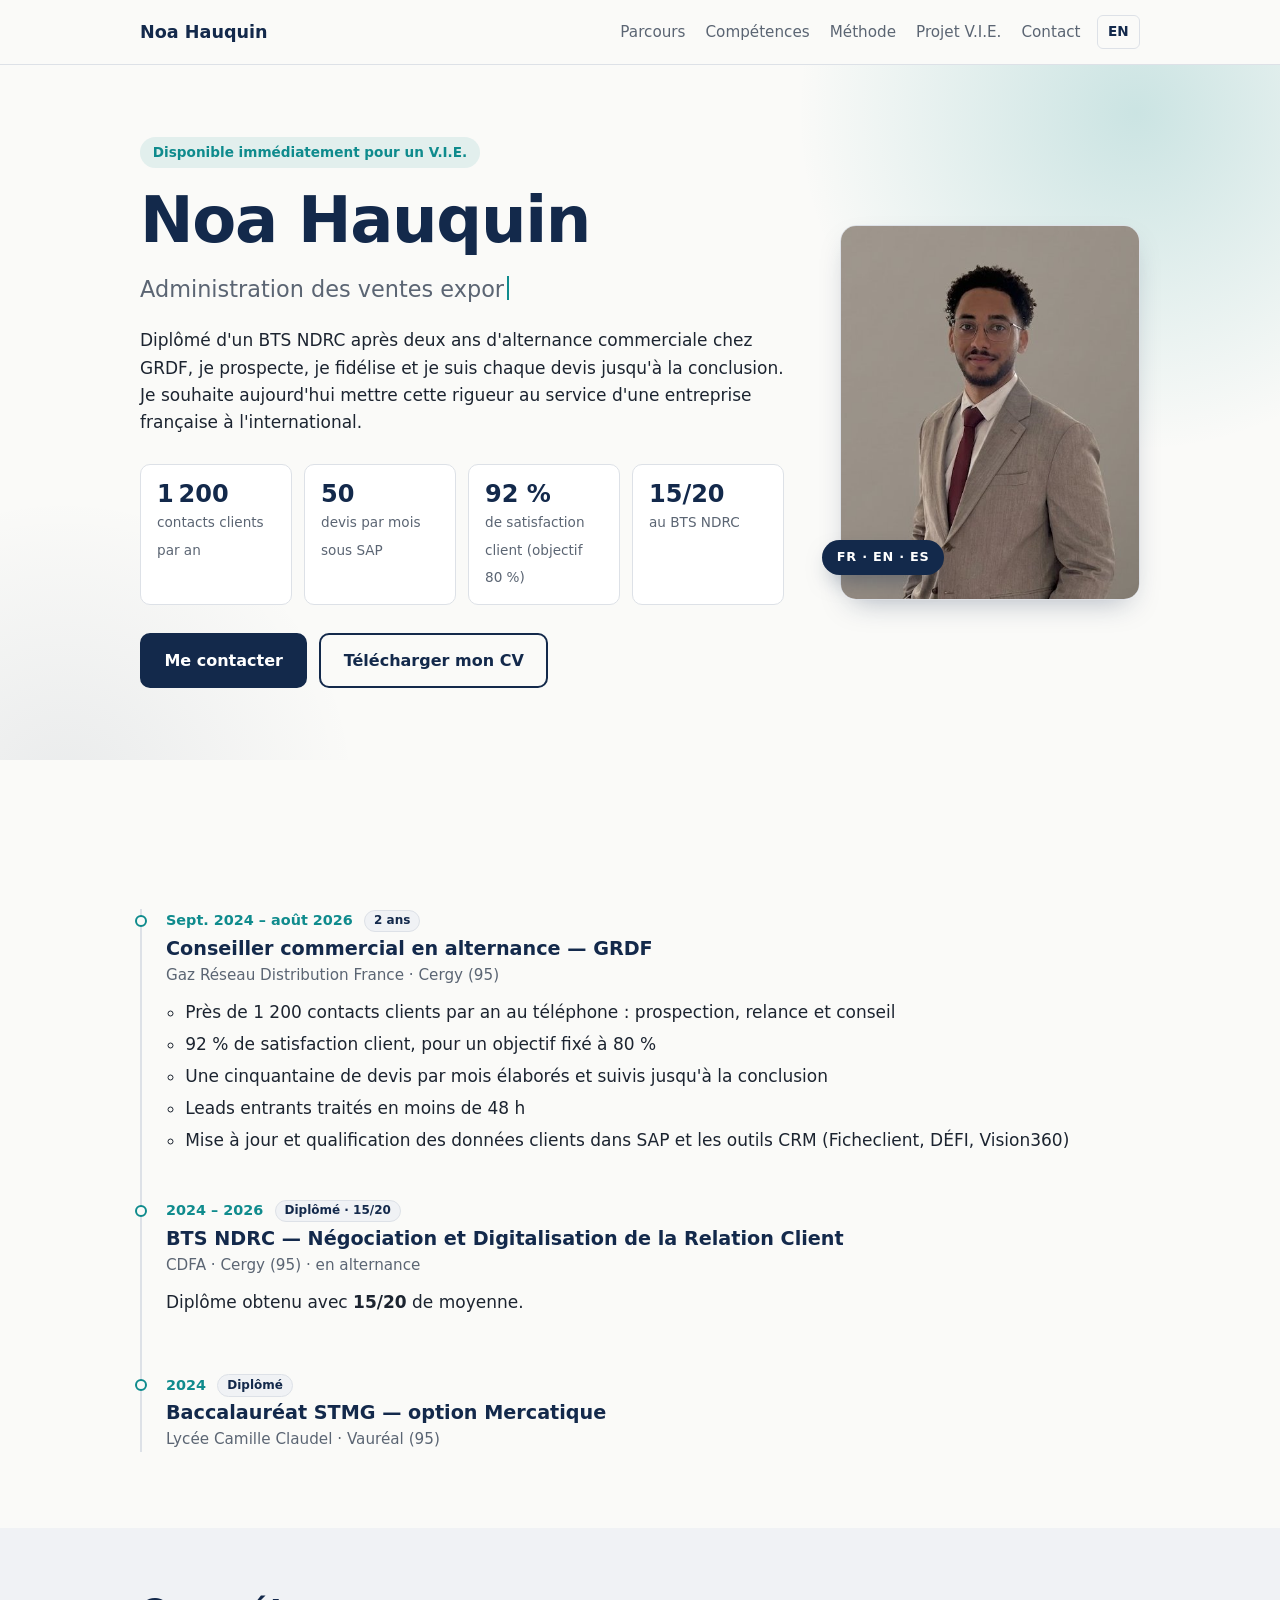
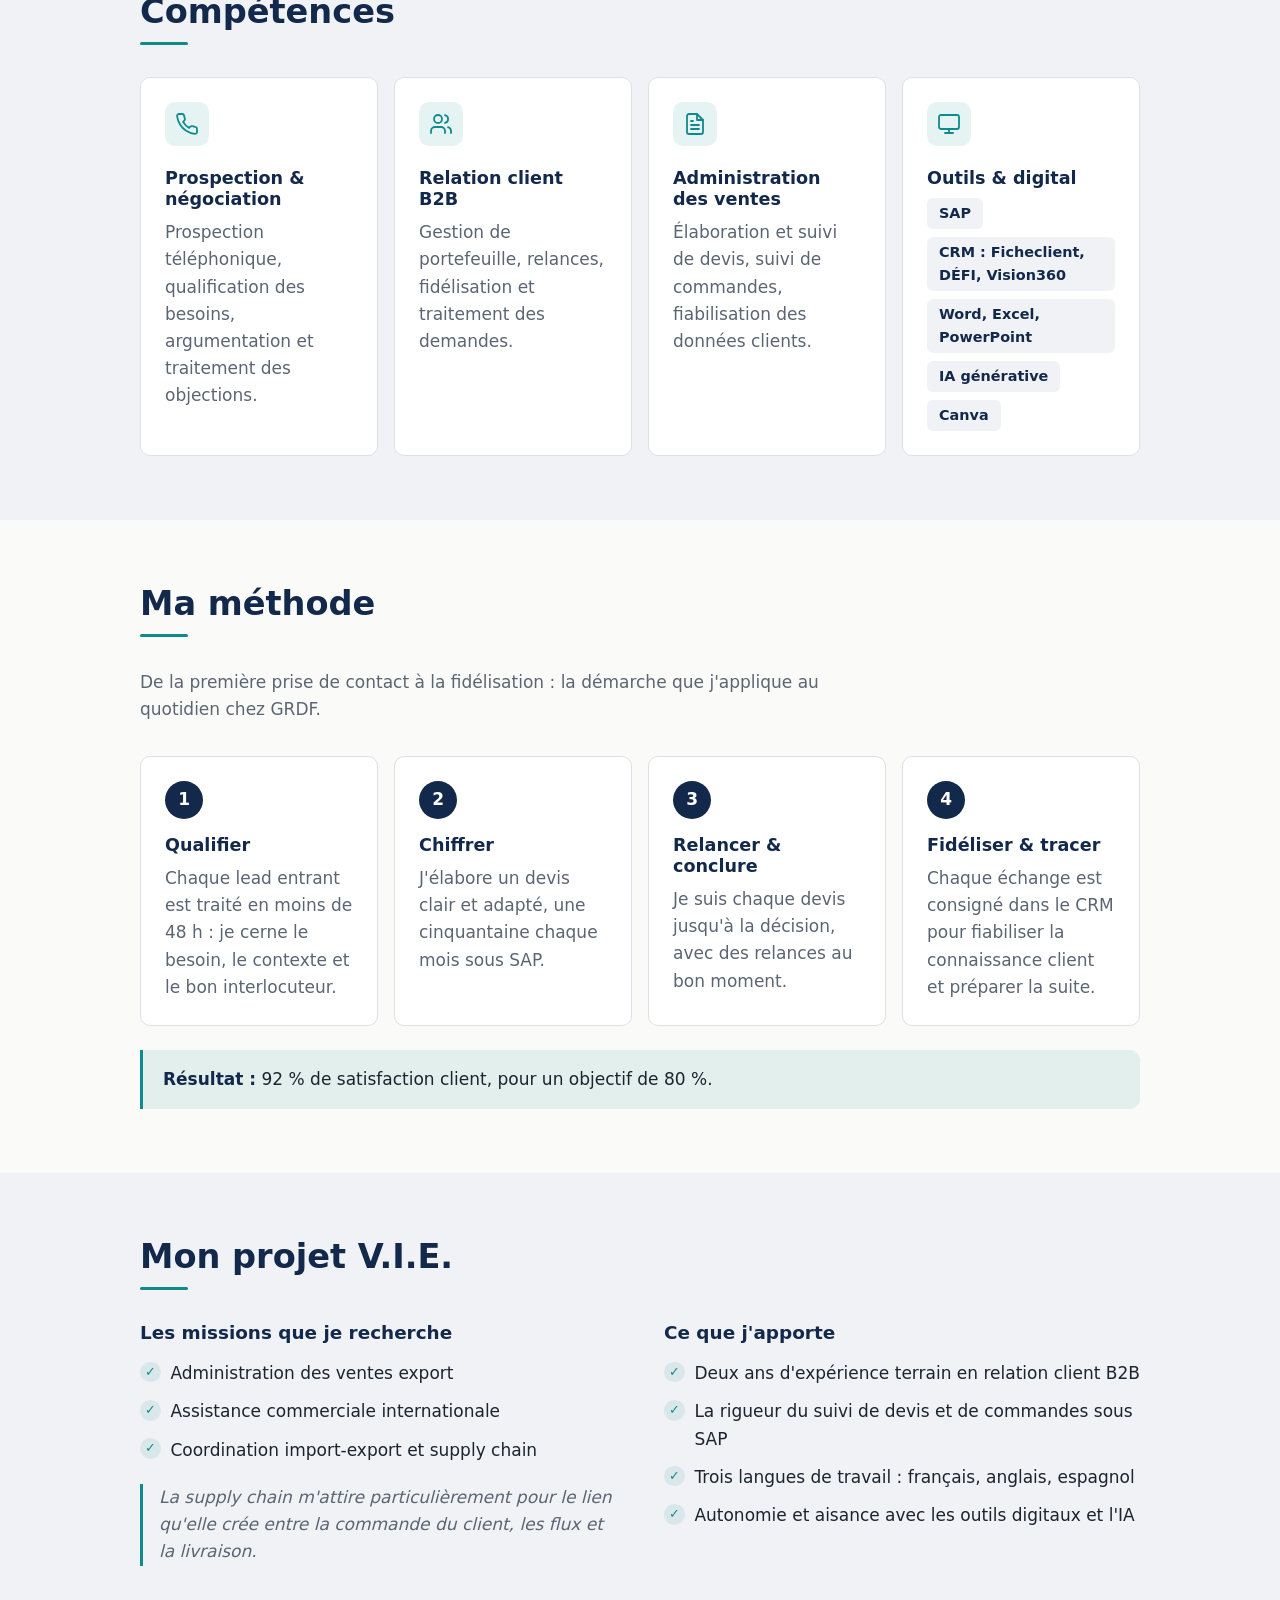
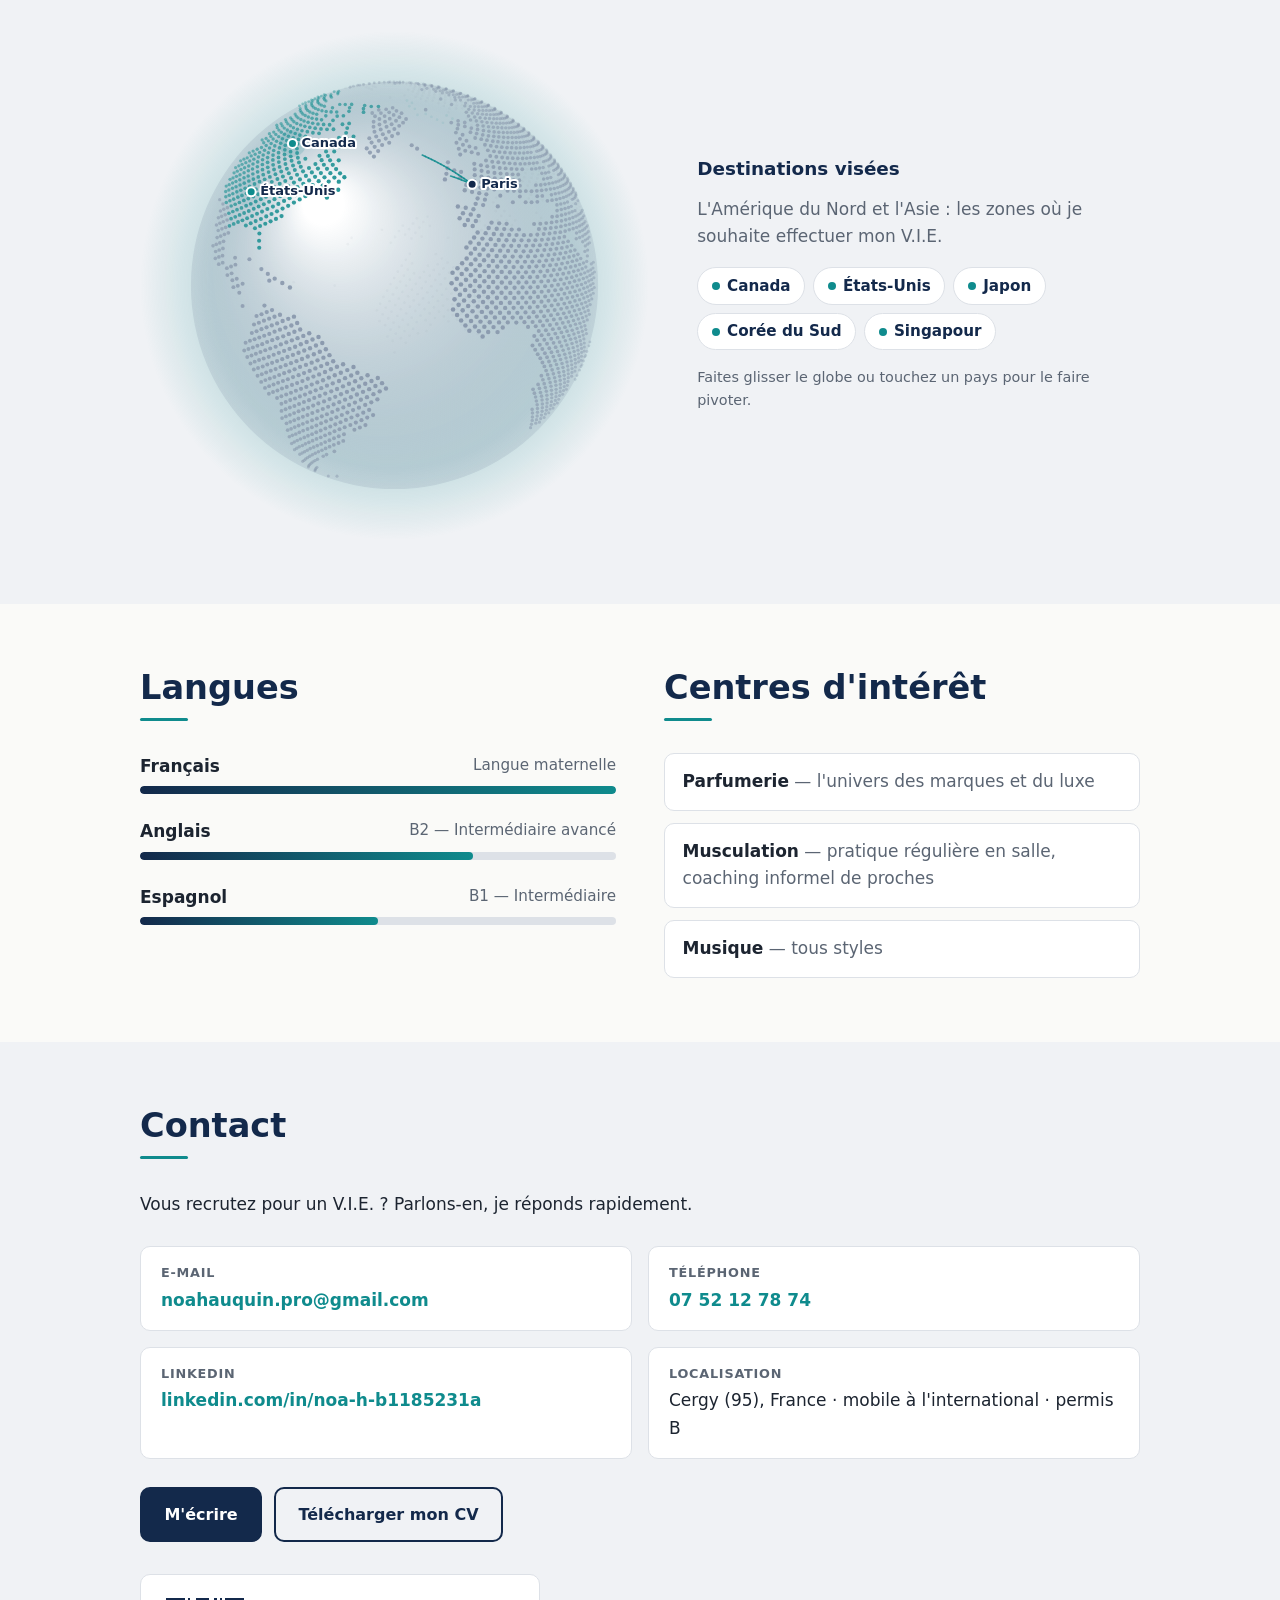
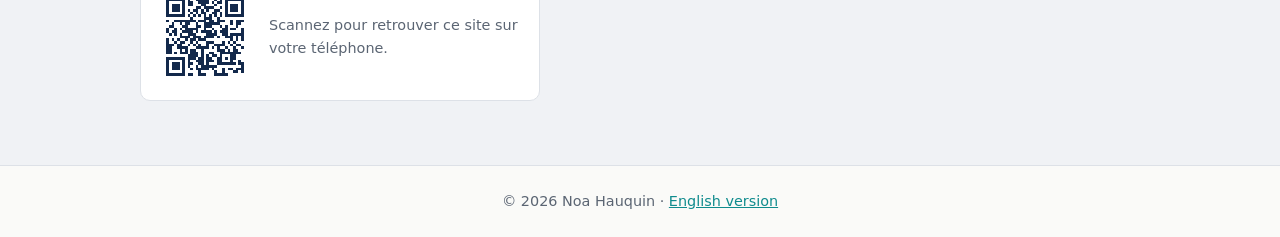
<file: index.html>
<!DOCTYPE html>
<html lang="fr">
<head>
  <meta charset="UTF-8">
  <meta name="viewport" content="width=device-width, initial-scale=1">
  <title>Noa Hauquin — Commerce international, ADV &amp; relation client | Candidat V.I.E.</title>
  <meta name="description" content="Noa Hauquin, BTS NDRC (15/20) et deux ans d'alternance commerciale chez GRDF. Prospection, relation client B2B, devis sous SAP. Disponible immédiatement pour un V.I.E.">
  <meta name="color-scheme" content="light dark">
  <link rel="icon" href="img/favicon.svg" type="image/svg+xml">
  <link rel="alternate" hreflang="fr" href="https://noa7-65.github.io/Mon-site/">
  <link rel="alternate" hreflang="en" href="https://noa7-65.github.io/Mon-site/en.html">

  <!-- Aperçu quand le lien est partagé (LinkedIn, WhatsApp, e-mail…) -->
  <meta property="og:type" content="profile">
  <meta property="og:locale" content="fr_FR">
  <meta property="og:title" content="Noa Hauquin — Candidat V.I.E.">
  <meta property="og:description" content="Commerce international, ADV et relation client B2B. BTS NDRC, 2 ans d'alternance chez GRDF. Disponible immédiatement.">
  <meta property="og:url" content="https://noa7-65.github.io/Mon-site/">
  <meta property="og:image" content="https://noa7-65.github.io/Mon-site/img/apercu-partage.jpg">
  <meta property="og:image:width" content="1200">
  <meta property="og:image:height" content="630">
  <meta name="twitter:card" content="summary_large_image">

  <link rel="stylesheet" href="style.css">
  <script>document.documentElement.classList.add('js');</script>
  <script src="main.js" defer></script>
  <script src="globe.js" defer></script>
</head>
<body>

  <!-- ===== En-tête et navigation ===== -->
  <header class="site-header">
    <div class="container header-inner">
      <a href="#accueil" class="logo">Noa Hauquin</a>
      <nav aria-label="Navigation principale">
        <ul class="nav-list">
          <li><a href="#parcours">Parcours</a></li>
          <li><a href="#competences">Compétences</a></li>
          <li><a href="#methode">Méthode</a></li>
          <li><a href="#projet">Projet V.I.E.</a></li>
          <li><a href="#contact">Contact</a></li>
        </ul>
      </nav>
      <a href="en.html" class="lang-switch" hreflang="en" lang="en" aria-label="English version">EN</a>
    </div>
    <div class="scroll-progress" aria-hidden="true"></div>
  </header>

  <main>

    <!-- ===== 1. Accroche ===== -->
    <section id="accueil" class="hero">
      <div class="container hero-grid">
        <div class="hero-content">
          <p class="hero-tag">Disponible immédiatement pour un V.I.E.</p>
          <h1>Noa Hauquin</h1>
          <p class="hero-title" data-full="Commerce international · ADV · Relation client B2B"><span class="typed" data-typed='["Administration des ventes export", "Assistant commercial international", "Coordination import-export", "Relation client B2B"]'>Commerce international · ADV · Relation client B2B</span></p>
          <p class="hero-text">
            Diplômé d'un BTS NDRC après deux ans d'alternance commerciale chez GRDF,
            je prospecte, je fidélise et je suis chaque devis jusqu'à la conclusion.
            Je souhaite aujourd'hui mettre cette rigueur au service d'une entreprise
            française à l'international.
          </p>
          <ul class="stats">
            <li><strong data-count="1200">1&nbsp;200</strong><span>contacts clients par an</span></li>
            <li><strong data-count="50">50</strong><span>devis par mois sous SAP</span></li>
            <li><strong data-count="92" data-suffix="&nbsp;%">92&nbsp;%</strong><span>de satisfaction client (objectif 80&nbsp;%)</span></li>
            <li><strong data-count="15" data-suffix="/20">15/20</strong><span>au BTS NDRC</span></li>
          </ul>
          <div class="hero-actions">
            <a href="#contact" class="btn btn-primary">Me contacter</a>
            <a href="CV-Noa-Hauquin.pdf" class="btn btn-secondary" download>Télécharger mon CV</a>
          </div>
        </div>
        <div class="hero-photo-wrap" data-tilt="10">
          <img class="hero-photo" src="img/photo-noa-hauquin.jpg" width="460" height="575"
               alt="Portrait de Noa Hauquin en costume">
          <span class="photo-badge" aria-hidden="true">FR · EN · ES</span>
        </div>
      </div>
    </section>

    <!-- ===== 2. Parcours ===== -->
    <section id="parcours" class="section">
      <div class="container">
        <h2 class="section-title">Parcours</h2>

        <ol class="timeline">
          <li class="timeline-item">
            <span class="timeline-date">Sept. 2024 – août 2026 <span class="timeline-badge">2 ans</span></span>
            <h3>Conseiller commercial en alternance — GRDF</h3>
            <p class="timeline-place">Gaz Réseau Distribution France · Cergy (95)</p>
            <ul class="timeline-list">
              <li>Près de 1&nbsp;200 contacts clients par an au téléphone : prospection, relance et conseil</li>
              <li>92&nbsp;% de satisfaction client, pour un objectif fixé à 80&nbsp;%</li>
              <li>Une cinquantaine de devis par mois élaborés et suivis jusqu'à la conclusion</li>
              <li>Leads entrants traités en moins de 48&nbsp;h</li>
              <li>Mise à jour et qualification des données clients dans SAP et les outils CRM (Ficheclient, DÉFI, Vision360)</li>
            </ul>
          </li>

          <li class="timeline-item">
            <span class="timeline-date">2024 – 2026 <span class="timeline-badge">Diplômé · 15/20</span></span>
            <h3>BTS NDRC — Négociation et Digitalisation de la Relation Client</h3>
            <p class="timeline-place">CDFA · Cergy (95) · en alternance</p>
            <p>Diplôme obtenu avec <strong>15/20</strong> de moyenne.</p>
          </li>

          <li class="timeline-item">
            <span class="timeline-date">2024 <span class="timeline-badge">Diplômé</span></span>
            <h3>Baccalauréat STMG — option Mercatique</h3>
            <p class="timeline-place">Lycée Camille Claudel · Vauréal (95)</p>
          </li>
        </ol>
      </div>
    </section>

    <!-- ===== 3. Compétences ===== -->
    <section id="competences" class="section section-alt">
      <div class="container">
        <h2 class="section-title">Compétences</h2>

        <div class="cards">
          <article class="card" data-tilt="6">
            <svg class="card-icon" viewBox="0 0 24 24" aria-hidden="true"><path d="M22 16.9v3a2 2 0 0 1-2.2 2 19.8 19.8 0 0 1-8.6-3.1 19.5 19.5 0 0 1-6-6A19.8 19.8 0 0 1 2.1 4.2 2 2 0 0 1 4.1 2h3a2 2 0 0 1 2 1.7c.1 1 .4 1.9.7 2.8a2 2 0 0 1-.5 2.1L8.1 9.9a16 16 0 0 0 6 6l1.3-1.3a2 2 0 0 1 2.1-.4c.9.3 1.8.6 2.8.7a2 2 0 0 1 1.7 2z"/></svg>
            <h3>Prospection &amp; négociation</h3>
            <p>Prospection téléphonique, qualification des besoins, argumentation et traitement des objections.</p>
          </article>
          <article class="card" data-tilt="6">
            <svg class="card-icon" viewBox="0 0 24 24" aria-hidden="true"><path d="M16 21v-2a4 4 0 0 0-4-4H6a4 4 0 0 0-4 4v2"/><circle cx="9" cy="7" r="4"/><path d="M22 21v-2a4 4 0 0 0-3-3.9"/><path d="M16 3.1a4 4 0 0 1 0 7.8"/></svg>
            <h3>Relation client B2B</h3>
            <p>Gestion de portefeuille, relances, fidélisation et traitement des demandes.</p>
          </article>
          <article class="card" data-tilt="6">
            <svg class="card-icon" viewBox="0 0 24 24" aria-hidden="true"><path d="M14 2H6a2 2 0 0 0-2 2v16a2 2 0 0 0 2 2h12a2 2 0 0 0 2-2V8z"/><path d="M14 2v6h6"/><path d="M16 13H8"/><path d="M16 17H8"/><path d="M10 9H8"/></svg>
            <h3>Administration des ventes</h3>
            <p>Élaboration et suivi de devis, suivi de commandes, fiabilisation des données clients.</p>
          </article>
          <article class="card" data-tilt="6">
            <svg class="card-icon" viewBox="0 0 24 24" aria-hidden="true"><rect x="2" y="3" width="20" height="14" rx="2"/><path d="M8 21h8"/><path d="M12 17v4"/></svg>
            <h3>Outils &amp; digital</h3>
            <ul class="tags">
              <li>SAP</li>
              <li>CRM : Ficheclient, DÉFI, Vision360</li>
              <li>Word, Excel, PowerPoint</li>
              <li>IA générative</li>
              <li>Canva</li>
            </ul>
          </article>
        </div>
      </div>
    </section>

    <!-- ===== 4. Méthode ===== -->
    <section id="methode" class="section">
      <div class="container">
        <h2 class="section-title">Ma méthode</h2>
        <p class="section-intro">
          De la première prise de contact à la fidélisation : la démarche que j'applique
          au quotidien chez GRDF.
        </p>

        <ol class="steps">
          <li class="step" data-tilt="6">
            <span class="step-number" aria-hidden="true">1</span>
            <h3>Qualifier</h3>
            <p>Chaque lead entrant est traité en moins de 48&nbsp;h : je cerne le besoin, le contexte et le bon interlocuteur.</p>
          </li>
          <li class="step" data-tilt="6">
            <span class="step-number" aria-hidden="true">2</span>
            <h3>Chiffrer</h3>
            <p>J'élabore un devis clair et adapté, une cinquantaine chaque mois sous SAP.</p>
          </li>
          <li class="step" data-tilt="6">
            <span class="step-number" aria-hidden="true">3</span>
            <h3>Relancer &amp; conclure</h3>
            <p>Je suis chaque devis jusqu'à la décision, avec des relances au bon moment.</p>
          </li>
          <li class="step" data-tilt="6">
            <span class="step-number" aria-hidden="true">4</span>
            <h3>Fidéliser &amp; tracer</h3>
            <p>Chaque échange est consigné dans le CRM pour fiabiliser la connaissance client et préparer la suite.</p>
          </li>
        </ol>

        <p class="steps-result">
          <strong>Résultat :</strong> 92&nbsp;% de satisfaction client, pour un objectif de 80&nbsp;%.
        </p>
      </div>
    </section>

    <!-- ===== 5. Projet V.I.E. ===== -->
    <section id="projet" class="section section-alt">
      <div class="container">
        <h2 class="section-title">Mon projet V.I.E.</h2>

        <div class="project-grid">
          <div>
            <h3>Les missions que je recherche</h3>
            <ul class="check-list">
              <li>Administration des ventes export</li>
              <li>Assistance commerciale internationale</li>
              <li>Coordination import-export et supply chain</li>
            </ul>
            <p class="project-note">
              La supply chain m'attire particulièrement pour le lien qu'elle crée
              entre la commande du client, les flux et la livraison.
            </p>
          </div>
          <div>
            <h3>Ce que j'apporte</h3>
            <ul class="check-list">
              <li>Deux ans d'expérience terrain en relation client B2B</li>
              <li>La rigueur du suivi de devis et de commandes sous SAP</li>
              <li>Trois langues de travail : français, anglais, espagnol</li>
              <li>Autonomie et aisance avec les outils digitaux et l'IA</li>
            </ul>
          </div>
        </div>

        <div class="destinations">
          <div class="map-wrap" data-label="Globe 3D des destinations visées depuis Paris : Canada, États-Unis, Japon, Corée du Sud et Singapour">
          <svg class="world-map" viewBox="0 0 1000 470" role="img" aria-labelledby="map-title-fr map-desc-fr">
            <title id="map-title-fr">Carte des destinations visées</title>
            <desc id="map-desc-fr">Depuis la France : Canada, États-Unis, Japon, Corée du Sud et Singapour.</desc>
            <path class="map-dots" d="M436.5 13.5h0M445.5 13.5h0M382.5 22.5h0M391.5 22.5h0M400.5 22.5h0M409.5 22.5h0M418.5 22.5h0M427.5 22.5h0M436.5 22.5h0M445.5 22.5h0M454.5 22.5h0M463.5 22.5h0M526.5 22.5h0M535.5 22.5h0M544.5 22.5h0M688.5 22.5h0M697.5 22.5h0M391.5 31.5h0M400.5 31.5h0M409.5 31.5h0M418.5 31.5h0M427.5 31.5h0M436.5 31.5h0M445.5 31.5h0M454.5 31.5h0M616.5 31.5h0M625.5 31.5h0M688.5 31.5h0M697.5 31.5h0M706.5 31.5h0M715.5 31.5h0M724.5 31.5h0M778.5 31.5h0M787.5 31.5h0M391.5 40.5h0M400.5 40.5h0M409.5 40.5h0M418.5 40.5h0M427.5 40.5h0M436.5 40.5h0M445.5 40.5h0M607.5 40.5h0M643.5 40.5h0M661.5 40.5h0M679.5 40.5h0M688.5 40.5h0M697.5 40.5h0M706.5 40.5h0M715.5 40.5h0M724.5 40.5h0M733.5 40.5h0M742.5 40.5h0M751.5 40.5h0M760.5 40.5h0M796.5 40.5h0M805.5 40.5h0M391.5 49.5h0M400.5 49.5h0M409.5 49.5h0M418.5 49.5h0M427.5 49.5h0M436.5 49.5h0M544.5 49.5h0M553.5 49.5h0M562.5 49.5h0M571.5 49.5h0M625.5 49.5h0M634.5 49.5h0M652.5 49.5h0M661.5 49.5h0M670.5 49.5h0M679.5 49.5h0M688.5 49.5h0M697.5 49.5h0M706.5 49.5h0M715.5 49.5h0M724.5 49.5h0M733.5 49.5h0M742.5 49.5h0M751.5 49.5h0M760.5 49.5h0M769.5 49.5h0M778.5 49.5h0M787.5 49.5h0M796.5 49.5h0M805.5 49.5h0M814.5 49.5h0M823.5 49.5h0M832.5 49.5h0M841.5 49.5h0M850.5 49.5h0M859.5 49.5h0M868.5 49.5h0M877.5 49.5h0M112.5 58.5h0M121.5 58.5h0M391.5 58.5h0M400.5 58.5h0M409.5 58.5h0M418.5 58.5h0M454.5 58.5h0M463.5 58.5h0M535.5 58.5h0M544.5 58.5h0M562.5 58.5h0M571.5 58.5h0M589.5 58.5h0M598.5 58.5h0M607.5 58.5h0M616.5 58.5h0M625.5 58.5h0M634.5 58.5h0M643.5 58.5h0M652.5 58.5h0M661.5 58.5h0M670.5 58.5h0M679.5 58.5h0M688.5 58.5h0M697.5 58.5h0M706.5 58.5h0M715.5 58.5h0M724.5 58.5h0M733.5 58.5h0M742.5 58.5h0M751.5 58.5h0M760.5 58.5h0M769.5 58.5h0M778.5 58.5h0M787.5 58.5h0M796.5 58.5h0M805.5 58.5h0M814.5 58.5h0M823.5 58.5h0M832.5 58.5h0M841.5 58.5h0M850.5 58.5h0M859.5 58.5h0M868.5 58.5h0M877.5 58.5h0M886.5 58.5h0M895.5 58.5h0M391.5 67.5h0M400.5 67.5h0M517.5 67.5h0M526.5 67.5h0M535.5 67.5h0M553.5 67.5h0M562.5 67.5h0M571.5 67.5h0M580.5 67.5h0M589.5 67.5h0M598.5 67.5h0M607.5 67.5h0M616.5 67.5h0M625.5 67.5h0M634.5 67.5h0M643.5 67.5h0M652.5 67.5h0M661.5 67.5h0M670.5 67.5h0M679.5 67.5h0M688.5 67.5h0M697.5 67.5h0M706.5 67.5h0M715.5 67.5h0M724.5 67.5h0M733.5 67.5h0M742.5 67.5h0M751.5 67.5h0M760.5 67.5h0M769.5 67.5h0M778.5 67.5h0M787.5 67.5h0M796.5 67.5h0M805.5 67.5h0M814.5 67.5h0M823.5 67.5h0M832.5 67.5h0M841.5 67.5h0M850.5 67.5h0M859.5 67.5h0M868.5 67.5h0M877.5 67.5h0M886.5 67.5h0M895.5 67.5h0M904.5 67.5h0M517.5 76.5h0M526.5 76.5h0M535.5 76.5h0M562.5 76.5h0M571.5 76.5h0M580.5 76.5h0M589.5 76.5h0M598.5 76.5h0M607.5 76.5h0M616.5 76.5h0M625.5 76.5h0M634.5 76.5h0M643.5 76.5h0M652.5 76.5h0M661.5 76.5h0M670.5 76.5h0M679.5 76.5h0M688.5 76.5h0M697.5 76.5h0M706.5 76.5h0M715.5 76.5h0M724.5 76.5h0M733.5 76.5h0M742.5 76.5h0M751.5 76.5h0M760.5 76.5h0M769.5 76.5h0M778.5 76.5h0M787.5 76.5h0M796.5 76.5h0M805.5 76.5h0M814.5 76.5h0M823.5 76.5h0M832.5 76.5h0M841.5 76.5h0M877.5 76.5h0M490.5 85.5h0M535.5 85.5h0M553.5 85.5h0M562.5 85.5h0M571.5 85.5h0M580.5 85.5h0M589.5 85.5h0M598.5 85.5h0M607.5 85.5h0M616.5 85.5h0M625.5 85.5h0M634.5 85.5h0M643.5 85.5h0M652.5 85.5h0M661.5 85.5h0M670.5 85.5h0M679.5 85.5h0M688.5 85.5h0M697.5 85.5h0M706.5 85.5h0M715.5 85.5h0M724.5 85.5h0M733.5 85.5h0M742.5 85.5h0M751.5 85.5h0M760.5 85.5h0M769.5 85.5h0M778.5 85.5h0M787.5 85.5h0M796.5 85.5h0M805.5 85.5h0M814.5 85.5h0M823.5 85.5h0M868.5 85.5h0M877.5 85.5h0M481.5 94.5h0M499.5 94.5h0M517.5 94.5h0M526.5 94.5h0M535.5 94.5h0M544.5 94.5h0M553.5 94.5h0M562.5 94.5h0M571.5 94.5h0M580.5 94.5h0M589.5 94.5h0M598.5 94.5h0M607.5 94.5h0M616.5 94.5h0M625.5 94.5h0M634.5 94.5h0M643.5 94.5h0M652.5 94.5h0M661.5 94.5h0M670.5 94.5h0M679.5 94.5h0M688.5 94.5h0M697.5 94.5h0M706.5 94.5h0M715.5 94.5h0M724.5 94.5h0M733.5 94.5h0M742.5 94.5h0M751.5 94.5h0M760.5 94.5h0M769.5 94.5h0M778.5 94.5h0M787.5 94.5h0M796.5 94.5h0M805.5 94.5h0M814.5 94.5h0M823.5 94.5h0M832.5 94.5h0M877.5 94.5h0M490.5 103.5h0M508.5 103.5h0M517.5 103.5h0M526.5 103.5h0M535.5 103.5h0M544.5 103.5h0M553.5 103.5h0M562.5 103.5h0M571.5 103.5h0M580.5 103.5h0M589.5 103.5h0M598.5 103.5h0M607.5 103.5h0M616.5 103.5h0M625.5 103.5h0M634.5 103.5h0M643.5 103.5h0M652.5 103.5h0M661.5 103.5h0M670.5 103.5h0M679.5 103.5h0M688.5 103.5h0M697.5 103.5h0M706.5 103.5h0M715.5 103.5h0M724.5 103.5h0M733.5 103.5h0M742.5 103.5h0M751.5 103.5h0M760.5 103.5h0M769.5 103.5h0M778.5 103.5h0M787.5 103.5h0M796.5 103.5h0M805.5 103.5h0M814.5 103.5h0M823.5 103.5h0M832.5 103.5h0M841.5 103.5h0M850.5 103.5h0M499.5 112.5h0M508.5 112.5h0M517.5 112.5h0M526.5 112.5h0M535.5 112.5h0M544.5 112.5h0M553.5 112.5h0M562.5 112.5h0M571.5 112.5h0M580.5 112.5h0M589.5 112.5h0M598.5 112.5h0M607.5 112.5h0M616.5 112.5h0M625.5 112.5h0M634.5 112.5h0M643.5 112.5h0M652.5 112.5h0M661.5 112.5h0M670.5 112.5h0M679.5 112.5h0M688.5 112.5h0M697.5 112.5h0M706.5 112.5h0M715.5 112.5h0M724.5 112.5h0M733.5 112.5h0M742.5 112.5h0M751.5 112.5h0M760.5 112.5h0M769.5 112.5h0M778.5 112.5h0M787.5 112.5h0M796.5 112.5h0M805.5 112.5h0M814.5 112.5h0M823.5 112.5h0M832.5 112.5h0M841.5 112.5h0M499.5 121.5h0M508.5 121.5h0M517.5 121.5h0M526.5 121.5h0M535.5 121.5h0M544.5 121.5h0M553.5 121.5h0M562.5 121.5h0M571.5 121.5h0M598.5 121.5h0M607.5 121.5h0M616.5 121.5h0M634.5 121.5h0M643.5 121.5h0M652.5 121.5h0M661.5 121.5h0M670.5 121.5h0M679.5 121.5h0M688.5 121.5h0M697.5 121.5h0M706.5 121.5h0M715.5 121.5h0M724.5 121.5h0M733.5 121.5h0M742.5 121.5h0M751.5 121.5h0M760.5 121.5h0M769.5 121.5h0M778.5 121.5h0M787.5 121.5h0M796.5 121.5h0M805.5 121.5h0M814.5 121.5h0M823.5 121.5h0M832.5 121.5h0M841.5 121.5h0M481.5 130.5h0M490.5 130.5h0M499.5 130.5h0M535.5 130.5h0M553.5 130.5h0M562.5 130.5h0M571.5 130.5h0M607.5 130.5h0M616.5 130.5h0M643.5 130.5h0M652.5 130.5h0M661.5 130.5h0M670.5 130.5h0M679.5 130.5h0M688.5 130.5h0M697.5 130.5h0M706.5 130.5h0M715.5 130.5h0M724.5 130.5h0M733.5 130.5h0M742.5 130.5h0M751.5 130.5h0M760.5 130.5h0M769.5 130.5h0M778.5 130.5h0M787.5 130.5h0M796.5 130.5h0M805.5 130.5h0M814.5 130.5h0M823.5 130.5h0M832.5 130.5h0M481.5 139.5h0M490.5 139.5h0M553.5 139.5h0M571.5 139.5h0M580.5 139.5h0M589.5 139.5h0M598.5 139.5h0M607.5 139.5h0M616.5 139.5h0M625.5 139.5h0M643.5 139.5h0M652.5 139.5h0M661.5 139.5h0M670.5 139.5h0M679.5 139.5h0M688.5 139.5h0M697.5 139.5h0M706.5 139.5h0M715.5 139.5h0M724.5 139.5h0M733.5 139.5h0M742.5 139.5h0M751.5 139.5h0M760.5 139.5h0M769.5 139.5h0M778.5 139.5h0M787.5 139.5h0M796.5 139.5h0M805.5 139.5h0M508.5 148.5h0M517.5 148.5h0M526.5 148.5h0M589.5 148.5h0M598.5 148.5h0M607.5 148.5h0M616.5 148.5h0M625.5 148.5h0M634.5 148.5h0M643.5 148.5h0M652.5 148.5h0M661.5 148.5h0M670.5 148.5h0M679.5 148.5h0M688.5 148.5h0M697.5 148.5h0M706.5 148.5h0M715.5 148.5h0M724.5 148.5h0M733.5 148.5h0M742.5 148.5h0M751.5 148.5h0M760.5 148.5h0M769.5 148.5h0M778.5 148.5h0M787.5 148.5h0M796.5 148.5h0M805.5 148.5h0M814.5 148.5h0M481.5 157.5h0M490.5 157.5h0M499.5 157.5h0M508.5 157.5h0M517.5 157.5h0M526.5 157.5h0M598.5 157.5h0M607.5 157.5h0M616.5 157.5h0M625.5 157.5h0M634.5 157.5h0M643.5 157.5h0M652.5 157.5h0M661.5 157.5h0M670.5 157.5h0M679.5 157.5h0M688.5 157.5h0M697.5 157.5h0M706.5 157.5h0M715.5 157.5h0M724.5 157.5h0M733.5 157.5h0M742.5 157.5h0M751.5 157.5h0M760.5 157.5h0M769.5 157.5h0M778.5 157.5h0M787.5 157.5h0M796.5 157.5h0M805.5 157.5h0M814.5 157.5h0M202.5 166.5h0M211.5 166.5h0M481.5 166.5h0M490.5 166.5h0M499.5 166.5h0M508.5 166.5h0M517.5 166.5h0M526.5 166.5h0M535.5 166.5h0M544.5 166.5h0M562.5 166.5h0M571.5 166.5h0M580.5 166.5h0M598.5 166.5h0M607.5 166.5h0M616.5 166.5h0M625.5 166.5h0M634.5 166.5h0M643.5 166.5h0M652.5 166.5h0M661.5 166.5h0M670.5 166.5h0M679.5 166.5h0M688.5 166.5h0M697.5 166.5h0M706.5 166.5h0M715.5 166.5h0M724.5 166.5h0M733.5 166.5h0M742.5 166.5h0M751.5 166.5h0M760.5 166.5h0M769.5 166.5h0M778.5 166.5h0M787.5 166.5h0M796.5 166.5h0M805.5 166.5h0M814.5 166.5h0M823.5 166.5h0M193.5 175.5h0M202.5 175.5h0M211.5 175.5h0M220.5 175.5h0M472.5 175.5h0M481.5 175.5h0M490.5 175.5h0M499.5 175.5h0M508.5 175.5h0M517.5 175.5h0M526.5 175.5h0M535.5 175.5h0M544.5 175.5h0M553.5 175.5h0M562.5 175.5h0M571.5 175.5h0M580.5 175.5h0M598.5 175.5h0M607.5 175.5h0M616.5 175.5h0M625.5 175.5h0M643.5 175.5h0M652.5 175.5h0M661.5 175.5h0M670.5 175.5h0M679.5 175.5h0M688.5 175.5h0M697.5 175.5h0M706.5 175.5h0M715.5 175.5h0M724.5 175.5h0M733.5 175.5h0M742.5 175.5h0M751.5 175.5h0M760.5 175.5h0M769.5 175.5h0M778.5 175.5h0M787.5 175.5h0M796.5 175.5h0M805.5 175.5h0M814.5 175.5h0M823.5 175.5h0M202.5 184.5h0M211.5 184.5h0M220.5 184.5h0M229.5 184.5h0M463.5 184.5h0M472.5 184.5h0M481.5 184.5h0M490.5 184.5h0M499.5 184.5h0M508.5 184.5h0M517.5 184.5h0M526.5 184.5h0M535.5 184.5h0M544.5 184.5h0M553.5 184.5h0M562.5 184.5h0M571.5 184.5h0M580.5 184.5h0M589.5 184.5h0M607.5 184.5h0M616.5 184.5h0M625.5 184.5h0M634.5 184.5h0M652.5 184.5h0M661.5 184.5h0M670.5 184.5h0M679.5 184.5h0M688.5 184.5h0M697.5 184.5h0M706.5 184.5h0M715.5 184.5h0M724.5 184.5h0M733.5 184.5h0M742.5 184.5h0M751.5 184.5h0M760.5 184.5h0M769.5 184.5h0M778.5 184.5h0M787.5 184.5h0M796.5 184.5h0M805.5 184.5h0M814.5 184.5h0M823.5 184.5h0M211.5 193.5h0M220.5 193.5h0M229.5 193.5h0M274.5 193.5h0M463.5 193.5h0M472.5 193.5h0M481.5 193.5h0M490.5 193.5h0M499.5 193.5h0M508.5 193.5h0M517.5 193.5h0M526.5 193.5h0M535.5 193.5h0M544.5 193.5h0M553.5 193.5h0M562.5 193.5h0M571.5 193.5h0M580.5 193.5h0M589.5 193.5h0M607.5 193.5h0M616.5 193.5h0M625.5 193.5h0M634.5 193.5h0M643.5 193.5h0M652.5 193.5h0M661.5 193.5h0M697.5 193.5h0M706.5 193.5h0M715.5 193.5h0M724.5 193.5h0M733.5 193.5h0M742.5 193.5h0M751.5 193.5h0M760.5 193.5h0M769.5 193.5h0M778.5 193.5h0M787.5 193.5h0M796.5 193.5h0M805.5 193.5h0M814.5 193.5h0M832.5 193.5h0M211.5 202.5h0M220.5 202.5h0M229.5 202.5h0M256.5 202.5h0M292.5 202.5h0M463.5 202.5h0M472.5 202.5h0M481.5 202.5h0M490.5 202.5h0M499.5 202.5h0M508.5 202.5h0M517.5 202.5h0M526.5 202.5h0M535.5 202.5h0M544.5 202.5h0M553.5 202.5h0M562.5 202.5h0M571.5 202.5h0M580.5 202.5h0M589.5 202.5h0M598.5 202.5h0M616.5 202.5h0M625.5 202.5h0M634.5 202.5h0M643.5 202.5h0M652.5 202.5h0M706.5 202.5h0M715.5 202.5h0M724.5 202.5h0M733.5 202.5h0M760.5 202.5h0M769.5 202.5h0M778.5 202.5h0M787.5 202.5h0M220.5 211.5h0M229.5 211.5h0M238.5 211.5h0M247.5 211.5h0M463.5 211.5h0M472.5 211.5h0M481.5 211.5h0M490.5 211.5h0M499.5 211.5h0M508.5 211.5h0M517.5 211.5h0M526.5 211.5h0M535.5 211.5h0M544.5 211.5h0M553.5 211.5h0M562.5 211.5h0M571.5 211.5h0M580.5 211.5h0M589.5 211.5h0M598.5 211.5h0M607.5 211.5h0M625.5 211.5h0M634.5 211.5h0M643.5 211.5h0M652.5 211.5h0M706.5 211.5h0M715.5 211.5h0M724.5 211.5h0M769.5 211.5h0M778.5 211.5h0M787.5 211.5h0M247.5 220.5h0M256.5 220.5h0M265.5 220.5h0M454.5 220.5h0M463.5 220.5h0M472.5 220.5h0M481.5 220.5h0M490.5 220.5h0M499.5 220.5h0M508.5 220.5h0M517.5 220.5h0M526.5 220.5h0M535.5 220.5h0M544.5 220.5h0M553.5 220.5h0M562.5 220.5h0M571.5 220.5h0M580.5 220.5h0M589.5 220.5h0M598.5 220.5h0M607.5 220.5h0M625.5 220.5h0M634.5 220.5h0M715.5 220.5h0M778.5 220.5h0M787.5 220.5h0M796.5 220.5h0M265.5 229.5h0M463.5 229.5h0M472.5 229.5h0M481.5 229.5h0M490.5 229.5h0M499.5 229.5h0M508.5 229.5h0M517.5 229.5h0M526.5 229.5h0M535.5 229.5h0M544.5 229.5h0M553.5 229.5h0M562.5 229.5h0M571.5 229.5h0M580.5 229.5h0M589.5 229.5h0M598.5 229.5h0M607.5 229.5h0M616.5 229.5h0M715.5 229.5h0M778.5 229.5h0M787.5 229.5h0M796.5 229.5h0M292.5 238.5h0M301.5 238.5h0M310.5 238.5h0M319.5 238.5h0M328.5 238.5h0M463.5 238.5h0M472.5 238.5h0M481.5 238.5h0M490.5 238.5h0M499.5 238.5h0M508.5 238.5h0M517.5 238.5h0M526.5 238.5h0M535.5 238.5h0M544.5 238.5h0M553.5 238.5h0M562.5 238.5h0M571.5 238.5h0M580.5 238.5h0M589.5 238.5h0M598.5 238.5h0M607.5 238.5h0M616.5 238.5h0M625.5 238.5h0M634.5 238.5h0M715.5 238.5h0M724.5 238.5h0M778.5 238.5h0M283.5 247.5h0M292.5 247.5h0M301.5 247.5h0M310.5 247.5h0M319.5 247.5h0M328.5 247.5h0M337.5 247.5h0M472.5 247.5h0M481.5 247.5h0M490.5 247.5h0M499.5 247.5h0M517.5 247.5h0M526.5 247.5h0M535.5 247.5h0M544.5 247.5h0M553.5 247.5h0M562.5 247.5h0M571.5 247.5h0M580.5 247.5h0M589.5 247.5h0M598.5 247.5h0M607.5 247.5h0M616.5 247.5h0M625.5 247.5h0M634.5 247.5h0M850.5 247.5h0M283.5 256.5h0M292.5 256.5h0M301.5 256.5h0M310.5 256.5h0M319.5 256.5h0M328.5 256.5h0M337.5 256.5h0M346.5 256.5h0M355.5 256.5h0M535.5 256.5h0M544.5 256.5h0M553.5 256.5h0M562.5 256.5h0M571.5 256.5h0M580.5 256.5h0M589.5 256.5h0M598.5 256.5h0M607.5 256.5h0M616.5 256.5h0M625.5 256.5h0M778.5 256.5h0M787.5 256.5h0M823.5 256.5h0M283.5 265.5h0M292.5 265.5h0M301.5 265.5h0M310.5 265.5h0M319.5 265.5h0M328.5 265.5h0M337.5 265.5h0M346.5 265.5h0M355.5 265.5h0M535.5 265.5h0M544.5 265.5h0M553.5 265.5h0M562.5 265.5h0M571.5 265.5h0M580.5 265.5h0M589.5 265.5h0M598.5 265.5h0M607.5 265.5h0M616.5 265.5h0M778.5 265.5h0M787.5 265.5h0M814.5 265.5h0M823.5 265.5h0M841.5 265.5h0M850.5 265.5h0M859.5 265.5h0M274.5 274.5h0M283.5 274.5h0M292.5 274.5h0M301.5 274.5h0M310.5 274.5h0M319.5 274.5h0M328.5 274.5h0M337.5 274.5h0M346.5 274.5h0M355.5 274.5h0M364.5 274.5h0M373.5 274.5h0M526.5 274.5h0M535.5 274.5h0M544.5 274.5h0M553.5 274.5h0M562.5 274.5h0M571.5 274.5h0M580.5 274.5h0M589.5 274.5h0M598.5 274.5h0M607.5 274.5h0M787.5 274.5h0M796.5 274.5h0M814.5 274.5h0M823.5 274.5h0M850.5 274.5h0M886.5 274.5h0M274.5 283.5h0M283.5 283.5h0M292.5 283.5h0M301.5 283.5h0M310.5 283.5h0M319.5 283.5h0M328.5 283.5h0M337.5 283.5h0M346.5 283.5h0M355.5 283.5h0M364.5 283.5h0M373.5 283.5h0M382.5 283.5h0M391.5 283.5h0M535.5 283.5h0M544.5 283.5h0M553.5 283.5h0M562.5 283.5h0M571.5 283.5h0M580.5 283.5h0M589.5 283.5h0M598.5 283.5h0M607.5 283.5h0M796.5 283.5h0M841.5 283.5h0M886.5 283.5h0M895.5 283.5h0M904.5 283.5h0M283.5 292.5h0M292.5 292.5h0M301.5 292.5h0M310.5 292.5h0M319.5 292.5h0M328.5 292.5h0M337.5 292.5h0M346.5 292.5h0M355.5 292.5h0M364.5 292.5h0M373.5 292.5h0M382.5 292.5h0M391.5 292.5h0M400.5 292.5h0M544.5 292.5h0M553.5 292.5h0M562.5 292.5h0M571.5 292.5h0M580.5 292.5h0M589.5 292.5h0M598.5 292.5h0M607.5 292.5h0M805.5 292.5h0M814.5 292.5h0M868.5 292.5h0M895.5 292.5h0M904.5 292.5h0M283.5 301.5h0M292.5 301.5h0M301.5 301.5h0M310.5 301.5h0M319.5 301.5h0M328.5 301.5h0M337.5 301.5h0M346.5 301.5h0M355.5 301.5h0M364.5 301.5h0M373.5 301.5h0M382.5 301.5h0M391.5 301.5h0M544.5 301.5h0M553.5 301.5h0M562.5 301.5h0M571.5 301.5h0M580.5 301.5h0M589.5 301.5h0M598.5 301.5h0M607.5 301.5h0M292.5 310.5h0M301.5 310.5h0M310.5 310.5h0M319.5 310.5h0M328.5 310.5h0M337.5 310.5h0M346.5 310.5h0M355.5 310.5h0M364.5 310.5h0M373.5 310.5h0M382.5 310.5h0M391.5 310.5h0M544.5 310.5h0M553.5 310.5h0M562.5 310.5h0M571.5 310.5h0M580.5 310.5h0M589.5 310.5h0M598.5 310.5h0M607.5 310.5h0M868.5 310.5h0M877.5 310.5h0M895.5 310.5h0M301.5 319.5h0M310.5 319.5h0M319.5 319.5h0M328.5 319.5h0M337.5 319.5h0M346.5 319.5h0M355.5 319.5h0M364.5 319.5h0M373.5 319.5h0M382.5 319.5h0M391.5 319.5h0M535.5 319.5h0M544.5 319.5h0M553.5 319.5h0M562.5 319.5h0M571.5 319.5h0M580.5 319.5h0M589.5 319.5h0M598.5 319.5h0M607.5 319.5h0M634.5 319.5h0M850.5 319.5h0M859.5 319.5h0M868.5 319.5h0M877.5 319.5h0M895.5 319.5h0M967.5 319.5h0M310.5 328.5h0M319.5 328.5h0M328.5 328.5h0M337.5 328.5h0M346.5 328.5h0M355.5 328.5h0M364.5 328.5h0M373.5 328.5h0M382.5 328.5h0M535.5 328.5h0M544.5 328.5h0M553.5 328.5h0M562.5 328.5h0M571.5 328.5h0M580.5 328.5h0M589.5 328.5h0M598.5 328.5h0M625.5 328.5h0M634.5 328.5h0M841.5 328.5h0M850.5 328.5h0M859.5 328.5h0M868.5 328.5h0M877.5 328.5h0M886.5 328.5h0M895.5 328.5h0M904.5 328.5h0M310.5 337.5h0M319.5 337.5h0M328.5 337.5h0M337.5 337.5h0M346.5 337.5h0M355.5 337.5h0M364.5 337.5h0M373.5 337.5h0M382.5 337.5h0M544.5 337.5h0M553.5 337.5h0M562.5 337.5h0M571.5 337.5h0M580.5 337.5h0M589.5 337.5h0M625.5 337.5h0M652.5 337.5h0M823.5 337.5h0M832.5 337.5h0M841.5 337.5h0M850.5 337.5h0M859.5 337.5h0M868.5 337.5h0M877.5 337.5h0M886.5 337.5h0M895.5 337.5h0M904.5 337.5h0M310.5 346.5h0M319.5 346.5h0M328.5 346.5h0M337.5 346.5h0M346.5 346.5h0M355.5 346.5h0M364.5 346.5h0M544.5 346.5h0M553.5 346.5h0M562.5 346.5h0M571.5 346.5h0M580.5 346.5h0M589.5 346.5h0M625.5 346.5h0M814.5 346.5h0M823.5 346.5h0M832.5 346.5h0M841.5 346.5h0M850.5 346.5h0M859.5 346.5h0M868.5 346.5h0M877.5 346.5h0M886.5 346.5h0M895.5 346.5h0M904.5 346.5h0M913.5 346.5h0M310.5 355.5h0M319.5 355.5h0M328.5 355.5h0M337.5 355.5h0M346.5 355.5h0M355.5 355.5h0M364.5 355.5h0M544.5 355.5h0M553.5 355.5h0M562.5 355.5h0M571.5 355.5h0M580.5 355.5h0M814.5 355.5h0M823.5 355.5h0M832.5 355.5h0M841.5 355.5h0M850.5 355.5h0M859.5 355.5h0M868.5 355.5h0M877.5 355.5h0M886.5 355.5h0M895.5 355.5h0M904.5 355.5h0M913.5 355.5h0M310.5 364.5h0M319.5 364.5h0M328.5 364.5h0M337.5 364.5h0M346.5 364.5h0M355.5 364.5h0M364.5 364.5h0M553.5 364.5h0M562.5 364.5h0M571.5 364.5h0M580.5 364.5h0M814.5 364.5h0M823.5 364.5h0M832.5 364.5h0M841.5 364.5h0M850.5 364.5h0M859.5 364.5h0M868.5 364.5h0M877.5 364.5h0M886.5 364.5h0M895.5 364.5h0M904.5 364.5h0M310.5 373.5h0M319.5 373.5h0M328.5 373.5h0M337.5 373.5h0M346.5 373.5h0M355.5 373.5h0M553.5 373.5h0M562.5 373.5h0M571.5 373.5h0M814.5 373.5h0M823.5 373.5h0M832.5 373.5h0M859.5 373.5h0M868.5 373.5h0M877.5 373.5h0M886.5 373.5h0M895.5 373.5h0M904.5 373.5h0M310.5 382.5h0M319.5 382.5h0M328.5 382.5h0M337.5 382.5h0M346.5 382.5h0M868.5 382.5h0M877.5 382.5h0M886.5 382.5h0M895.5 382.5h0M958.5 382.5h0M310.5 391.5h0M319.5 391.5h0M328.5 391.5h0M337.5 391.5h0M346.5 391.5h0M868.5 391.5h0M877.5 391.5h0M886.5 391.5h0M958.5 391.5h0M310.5 400.5h0M319.5 400.5h0M328.5 400.5h0M337.5 400.5h0M310.5 409.5h0M319.5 409.5h0M328.5 409.5h0M940.5 409.5h0M319.5 418.5h0M328.5 418.5h0M922.5 418.5h0M319.5 427.5h0M328.5 427.5h0M328.5 436.5h0M355.5 436.5h0M337.5 445.5h0M346.5 445.5h0"/>
            <path class="map-dots map-dots-target" d="M301.5 22.5h0M328.5 22.5h0M346.5 22.5h0M274.5 31.5h0M283.5 31.5h0M301.5 31.5h0M310.5 31.5h0M319.5 31.5h0M328.5 31.5h0M337.5 31.5h0M247.5 40.5h0M256.5 40.5h0M265.5 40.5h0M274.5 40.5h0M292.5 40.5h0M319.5 40.5h0M328.5 40.5h0M337.5 40.5h0M148.5 49.5h0M157.5 49.5h0M166.5 49.5h0M175.5 49.5h0M184.5 49.5h0M193.5 49.5h0M202.5 49.5h0M211.5 49.5h0M220.5 49.5h0M229.5 49.5h0M238.5 49.5h0M247.5 49.5h0M265.5 49.5h0M292.5 49.5h0M301.5 49.5h0M310.5 49.5h0M319.5 49.5h0M337.5 49.5h0M346.5 49.5h0M130.5 58.5h0M139.5 58.5h0M148.5 58.5h0M157.5 58.5h0M166.5 58.5h0M175.5 58.5h0M184.5 58.5h0M193.5 58.5h0M202.5 58.5h0M211.5 58.5h0M220.5 58.5h0M229.5 58.5h0M238.5 58.5h0M247.5 58.5h0M256.5 58.5h0M265.5 58.5h0M274.5 58.5h0M283.5 58.5h0M292.5 58.5h0M301.5 58.5h0M346.5 58.5h0M130.5 67.5h0M139.5 67.5h0M148.5 67.5h0M157.5 67.5h0M166.5 67.5h0M175.5 67.5h0M184.5 67.5h0M193.5 67.5h0M202.5 67.5h0M211.5 67.5h0M220.5 67.5h0M229.5 67.5h0M238.5 67.5h0M247.5 67.5h0M256.5 67.5h0M265.5 67.5h0M274.5 67.5h0M283.5 67.5h0M346.5 67.5h0M130.5 76.5h0M139.5 76.5h0M184.5 76.5h0M193.5 76.5h0M202.5 76.5h0M211.5 76.5h0M220.5 76.5h0M229.5 76.5h0M238.5 76.5h0M247.5 76.5h0M256.5 76.5h0M265.5 76.5h0M274.5 76.5h0M328.5 76.5h0M337.5 76.5h0M193.5 85.5h0M202.5 85.5h0M211.5 85.5h0M220.5 85.5h0M229.5 85.5h0M238.5 85.5h0M247.5 85.5h0M256.5 85.5h0M265.5 85.5h0M274.5 85.5h0M283.5 85.5h0M319.5 85.5h0M328.5 85.5h0M337.5 85.5h0M346.5 85.5h0M94.5 94.5h0M193.5 94.5h0M202.5 94.5h0M211.5 94.5h0M220.5 94.5h0M229.5 94.5h0M238.5 94.5h0M247.5 94.5h0M256.5 94.5h0M265.5 94.5h0M274.5 94.5h0M283.5 94.5h0M292.5 94.5h0M301.5 94.5h0M310.5 94.5h0M319.5 94.5h0M328.5 94.5h0M337.5 94.5h0M346.5 94.5h0M364.5 94.5h0M193.5 103.5h0M202.5 103.5h0M211.5 103.5h0M220.5 103.5h0M229.5 103.5h0M238.5 103.5h0M247.5 103.5h0M256.5 103.5h0M265.5 103.5h0M274.5 103.5h0M283.5 103.5h0M292.5 103.5h0M301.5 103.5h0M310.5 103.5h0M319.5 103.5h0M328.5 103.5h0M337.5 103.5h0M346.5 103.5h0M202.5 112.5h0M211.5 112.5h0M220.5 112.5h0M229.5 112.5h0M238.5 112.5h0M247.5 112.5h0M256.5 112.5h0M265.5 112.5h0M274.5 112.5h0M283.5 112.5h0M292.5 112.5h0M301.5 112.5h0M310.5 112.5h0M319.5 112.5h0M328.5 112.5h0M337.5 112.5h0M355.5 112.5h0M364.5 112.5h0M193.5 121.5h0M202.5 121.5h0M211.5 121.5h0M220.5 121.5h0M229.5 121.5h0M238.5 121.5h0M247.5 121.5h0M256.5 121.5h0M265.5 121.5h0M274.5 121.5h0M283.5 121.5h0M292.5 121.5h0M301.5 121.5h0M310.5 121.5h0M319.5 121.5h0M328.5 121.5h0M337.5 121.5h0M859.5 121.5h0M184.5 130.5h0M193.5 130.5h0M202.5 130.5h0M211.5 130.5h0M220.5 130.5h0M229.5 130.5h0M238.5 130.5h0M247.5 130.5h0M256.5 130.5h0M265.5 130.5h0M274.5 130.5h0M283.5 130.5h0M292.5 130.5h0M301.5 130.5h0M310.5 130.5h0M859.5 130.5h0M184.5 139.5h0M193.5 139.5h0M202.5 139.5h0M211.5 139.5h0M220.5 139.5h0M229.5 139.5h0M238.5 139.5h0M247.5 139.5h0M256.5 139.5h0M265.5 139.5h0M274.5 139.5h0M283.5 139.5h0M292.5 139.5h0M868.5 139.5h0M184.5 148.5h0M193.5 148.5h0M202.5 148.5h0M211.5 148.5h0M220.5 148.5h0M229.5 148.5h0M238.5 148.5h0M247.5 148.5h0M256.5 148.5h0M265.5 148.5h0M274.5 148.5h0M283.5 148.5h0M292.5 148.5h0M859.5 148.5h0M868.5 148.5h0M193.5 157.5h0M202.5 157.5h0M211.5 157.5h0M220.5 157.5h0M229.5 157.5h0M238.5 157.5h0M247.5 157.5h0M256.5 157.5h0M265.5 157.5h0M274.5 157.5h0M283.5 157.5h0M859.5 157.5h0M220.5 166.5h0M229.5 166.5h0M238.5 166.5h0M247.5 166.5h0M256.5 166.5h0M265.5 166.5h0M274.5 166.5h0M229.5 175.5h0M238.5 175.5h0M850.5 175.5h0"/>
            <path class="map-arc" style="--i: 0" pathLength="1" d="M505.8 109.1Q385.2 28.6 264.6 83.8"/>
            <path class="map-arc" style="--i: 1" pathLength="1" d="M505.8 109.1Q375.3 51.3 244.7 140.8"/>
            <path class="map-arc" style="--i: 2" pathLength="1" d="M505.8 109.1Q669.4 35.2 832.9 145.7"/>
            <path class="map-arc" style="--i: 3" pathLength="1" d="M505.8 109.1Q687.3 28 868.8 151.6"/>
            <path class="map-arc" style="--i: 4" pathLength="1" d="M505.8 109.1Q648.8 95.4 791.9 263.7"/>
            <circle class="map-origin" cx="505.8" cy="109.1" r="6"/>
            <text class="map-label map-label-origin" x="505.8" y="95.1" text-anchor="middle">Paris</text>
            <circle class="map-pin-halo" style="--i: 0" cx="264.6" cy="83.8" r="6"/>
            <circle class="map-pin" cx="264.6" cy="83.8" r="5"/>
            <text class="map-label" x="264.6" y="69.8" text-anchor="middle">Canada</text>
            <circle class="map-pin-halo" style="--i: 1" cx="244.7" cy="140.8" r="6"/>
            <circle class="map-pin" cx="244.7" cy="140.8" r="5"/>
            <text class="map-label" x="244.7" y="166.8" text-anchor="middle">États-Unis</text>
            <circle class="map-pin-halo" style="--i: 2" cx="832.9" cy="145.7" r="6"/>
            <circle class="map-pin" cx="832.9" cy="145.7" r="5"/>
            <text class="map-label" x="820.9" y="131.7" text-anchor="end">Corée du Sud</text>
            <circle class="map-pin-halo" style="--i: 3" cx="868.8" cy="151.6" r="6"/>
            <circle class="map-pin" cx="868.8" cy="151.6" r="5"/>
            <text class="map-label" x="880.8" y="157.6" text-anchor="start">Japon</text>
            <circle class="map-pin-halo" style="--i: 4" cx="791.9" cy="263.7" r="6"/>
            <circle class="map-pin" cx="791.9" cy="263.7" r="5"/>
            <text class="map-label" x="803.9" y="269.7" text-anchor="start">Singapour</text>
          </svg>
          </div>
          <div class="destinations-text">
            <h3>Destinations visées</h3>
            <p>L'Amérique du Nord et l'Asie : les zones où je souhaite effectuer mon V.I.E.</p>
            <ul class="destination-list">
              <li><button type="button" data-lat="57" data-lon="-100">Canada</button></li>
              <li><button type="button" data-lat="39" data-lon="-98">États-Unis</button></li>
              <li><button type="button" data-lat="35.7" data-lon="139.7">Japon</button></li>
              <li><button type="button" data-lat="37.5" data-lon="127" data-side="left">Corée du Sud</button></li>
              <li><button type="button" data-lat="1.35" data-lon="103.8">Singapour</button></li>
            </ul>
            <p class="globe-hint">Faites glisser le globe ou touchez un pays pour le faire pivoter.</p>
          </div>
        </div>
      </div>
    </section>

    <!-- ===== 6. Langues & centres d'intérêt ===== -->
    <section id="langues" class="section">
      <div class="container two-cols">
        <div>
          <h2 class="section-title">Langues</h2>
          <ul class="languages">
            <li class="language">
              <div class="language-head">
                <span class="language-name">Français</span>
                <span class="language-level">Langue maternelle</span>
              </div>
              <div class="bar" role="img" aria-label="Français : langue maternelle"><span style="--level: 100%"></span></div>
            </li>
            <li class="language">
              <div class="language-head">
                <span class="language-name">Anglais</span>
                <span class="language-level">B2 — Intermédiaire avancé</span>
              </div>
              <div class="bar" role="img" aria-label="Anglais : niveau B2"><span style="--level: 70%"></span></div>
            </li>
            <li class="language">
              <div class="language-head">
                <span class="language-name">Espagnol</span>
                <span class="language-level">B1 — Intermédiaire</span>
              </div>
              <div class="bar" role="img" aria-label="Espagnol : niveau B1"><span style="--level: 50%"></span></div>
            </li>
          </ul>
        </div>

        <div>
          <h2 class="section-title">Centres d'intérêt</h2>
          <ul class="interests">
            <li><strong>Parfumerie</strong> — l'univers des marques et du luxe</li>
            <li><strong>Musculation</strong> — pratique régulière en salle, coaching informel de proches</li>
            <li><strong>Musique</strong> — tous styles</li>
          </ul>
        </div>
      </div>
    </section>

    <!-- ===== 7. Contact ===== -->
    <section id="contact" class="section section-alt">
      <div class="container">
        <h2 class="section-title">Contact</h2>
        <p class="contact-intro">
          Vous recrutez pour un V.I.E. ? Parlons-en, je réponds rapidement.
        </p>

        <ul class="contact-list">
          <li>
            <span class="contact-label">E-mail</span>
            <a href="mailto:noahauquin.pro@gmail.com">noahauquin.pro@gmail.com</a>
          </li>
          <li>
            <span class="contact-label">Téléphone</span>
            <a href="tel:+33752127874">07 52 12 78 74</a>
          </li>
          <li>
            <span class="contact-label">LinkedIn</span>
            <a href="https://www.linkedin.com/in/noa-h-b1185231a" target="_blank" rel="noopener">linkedin.com/in/noa-h-b1185231a</a>
          </li>
          <li>
            <span class="contact-label">Localisation</span>
            <span>Cergy (95), France · mobile à l'international · permis B</span>
          </li>
        </ul>

        <div class="hero-actions">
          <a href="mailto:noahauquin.pro@gmail.com?subject=V.I.E.%20%E2%80%94%20Candidature%20de%20Noa%20Hauquin" class="btn btn-primary">M'écrire</a>
          <a href="CV-Noa-Hauquin.pdf" class="btn btn-secondary" download>Télécharger mon CV</a>
        </div>

        <div class="contact-qr">
          <img src="img/qr-site.svg" width="112" height="112" alt="QR code vers le site noa7-65.github.io/Mon-site">
          <p>Scannez pour retrouver ce site sur votre téléphone.</p>
        </div>
      </div>
    </section>

  </main>

  <footer class="site-footer">
    <div class="container">
      <p>© 2026 Noa Hauquin · <a href="en.html" hreflang="en">English version</a></p>
    </div>
  </footer>

</body>
</html>
</file>
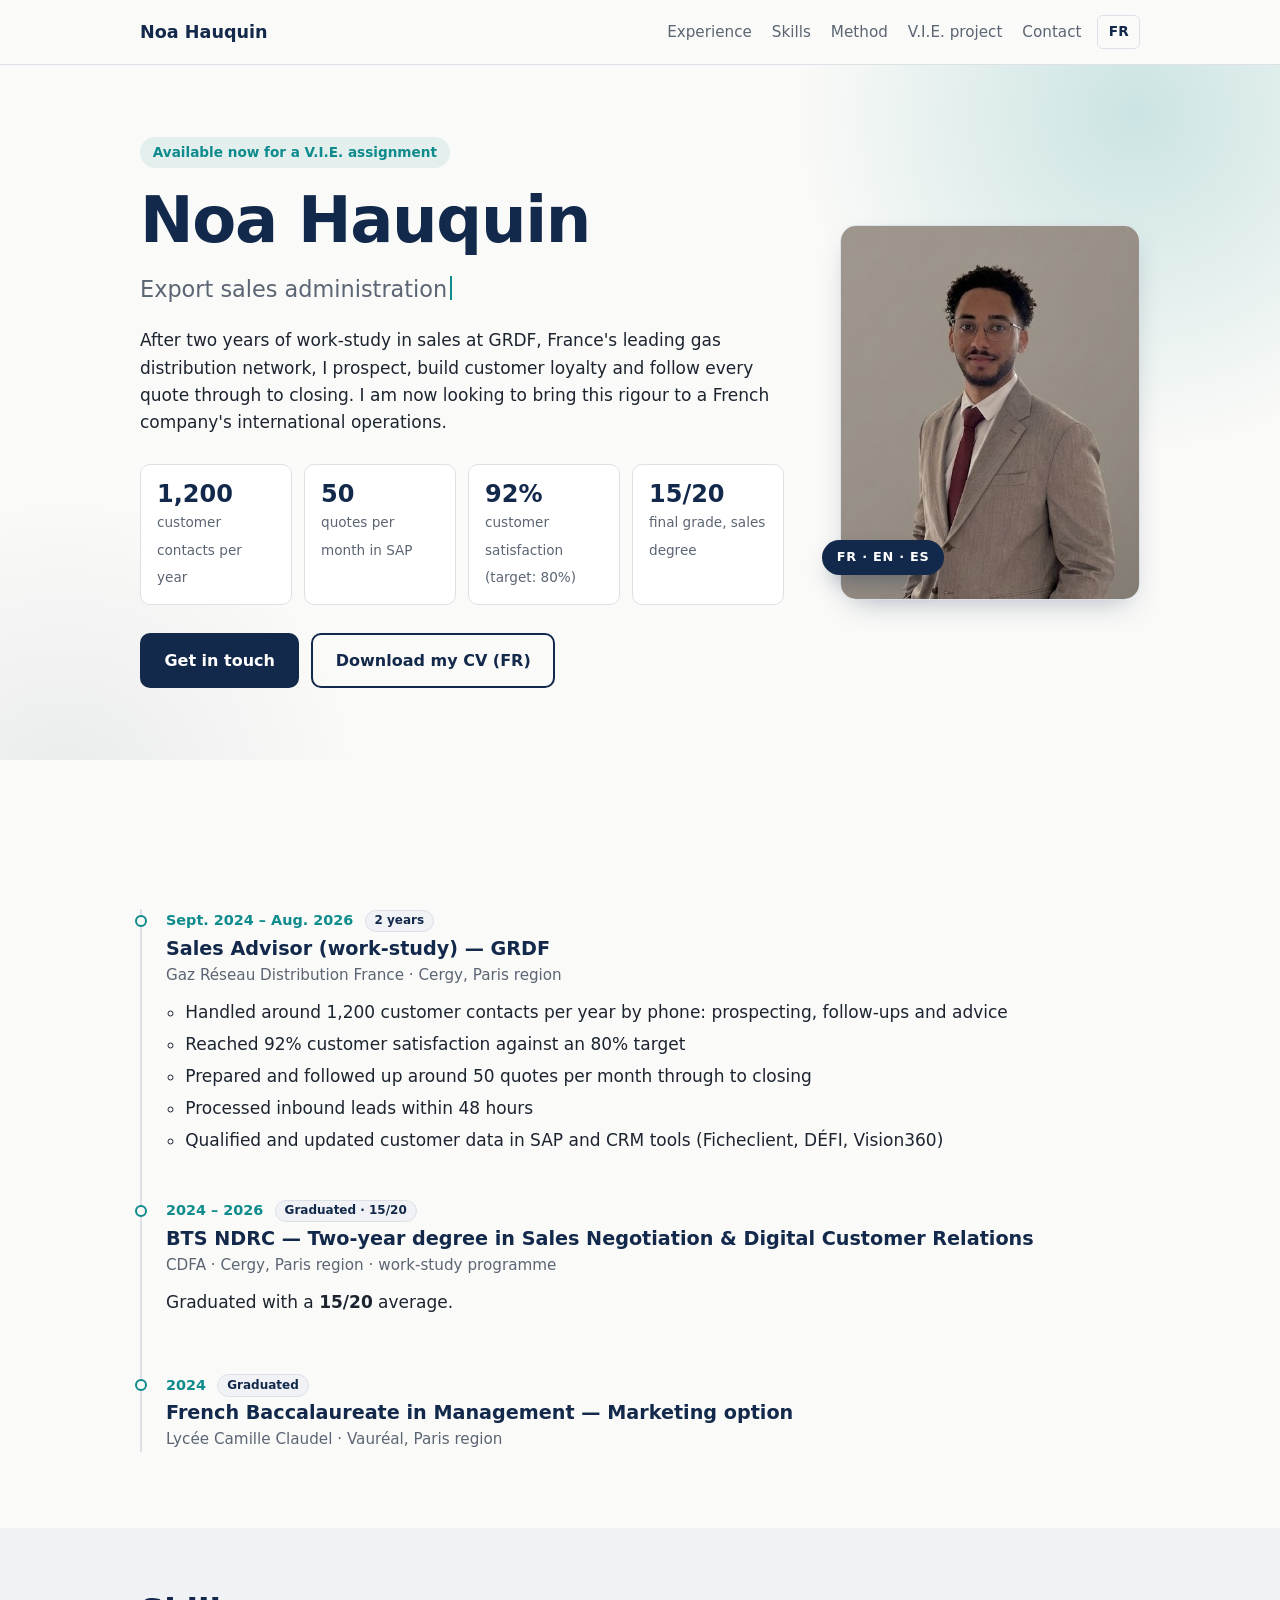
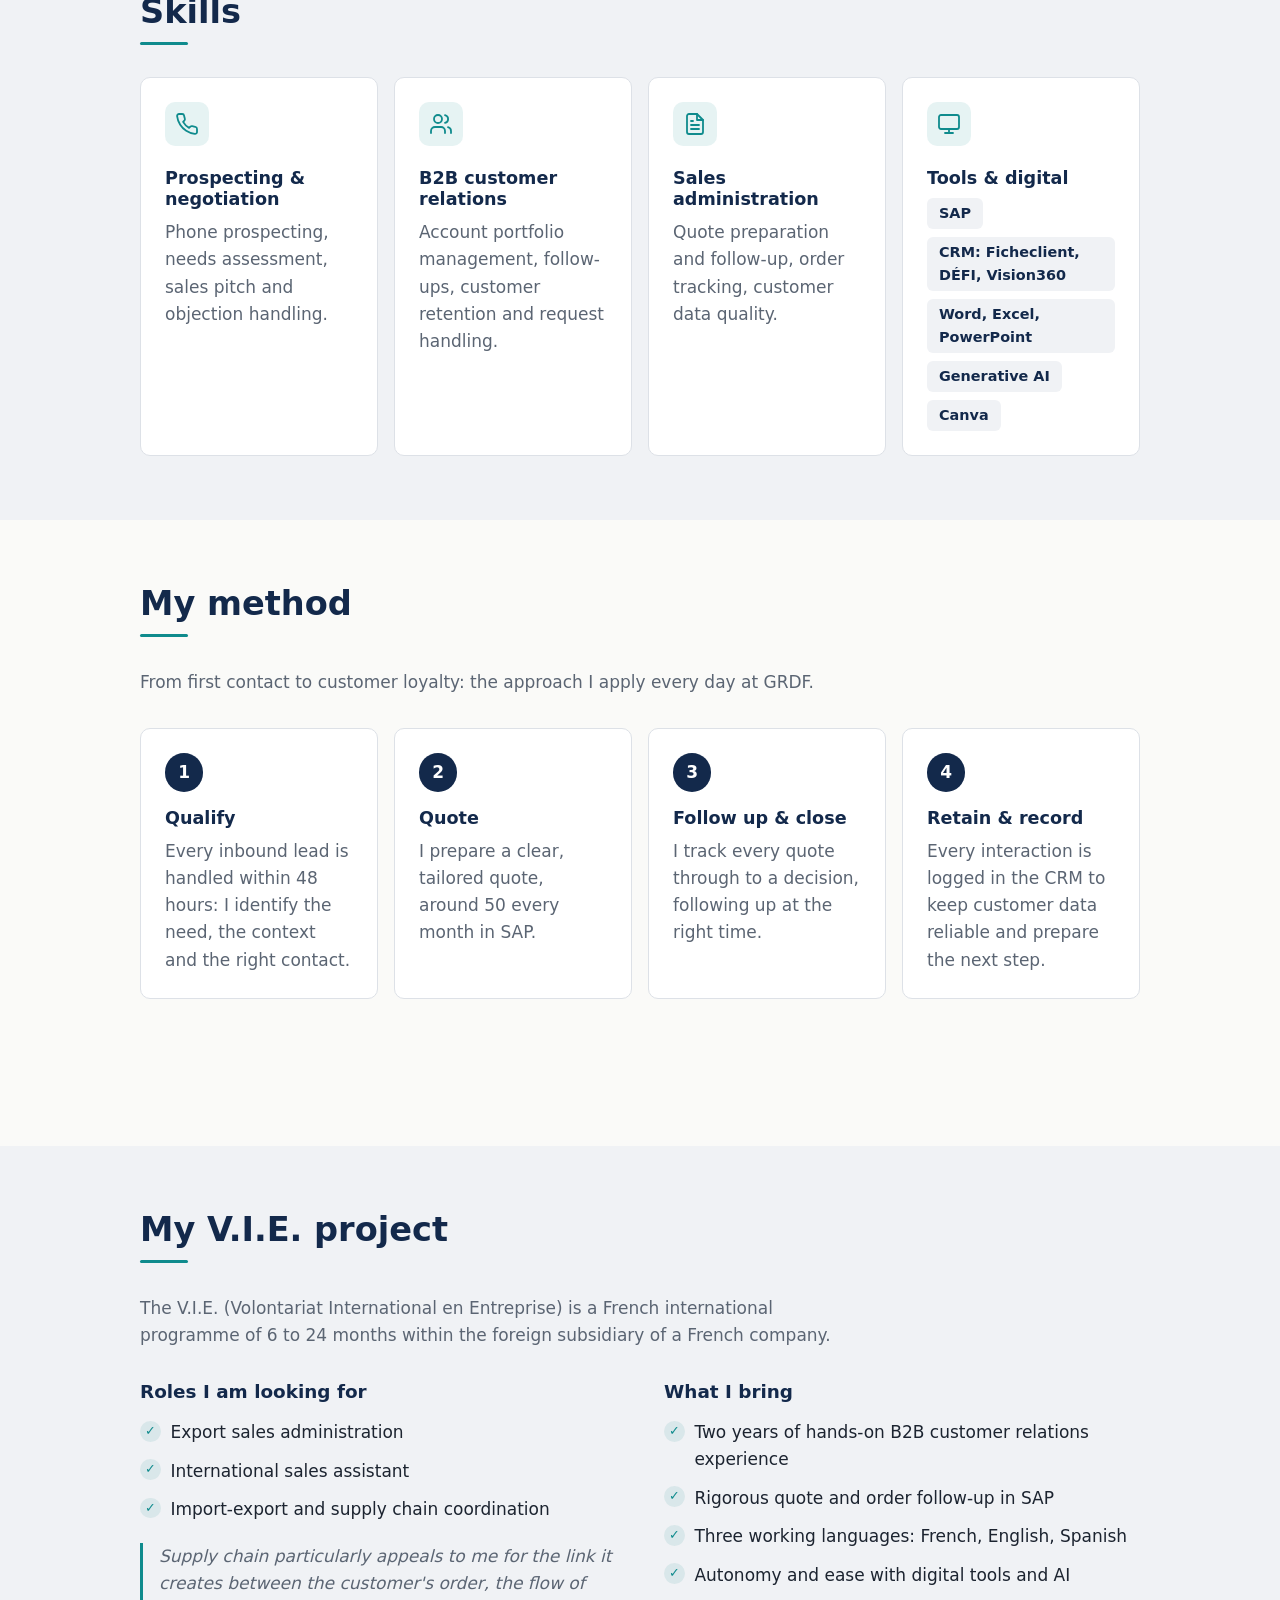
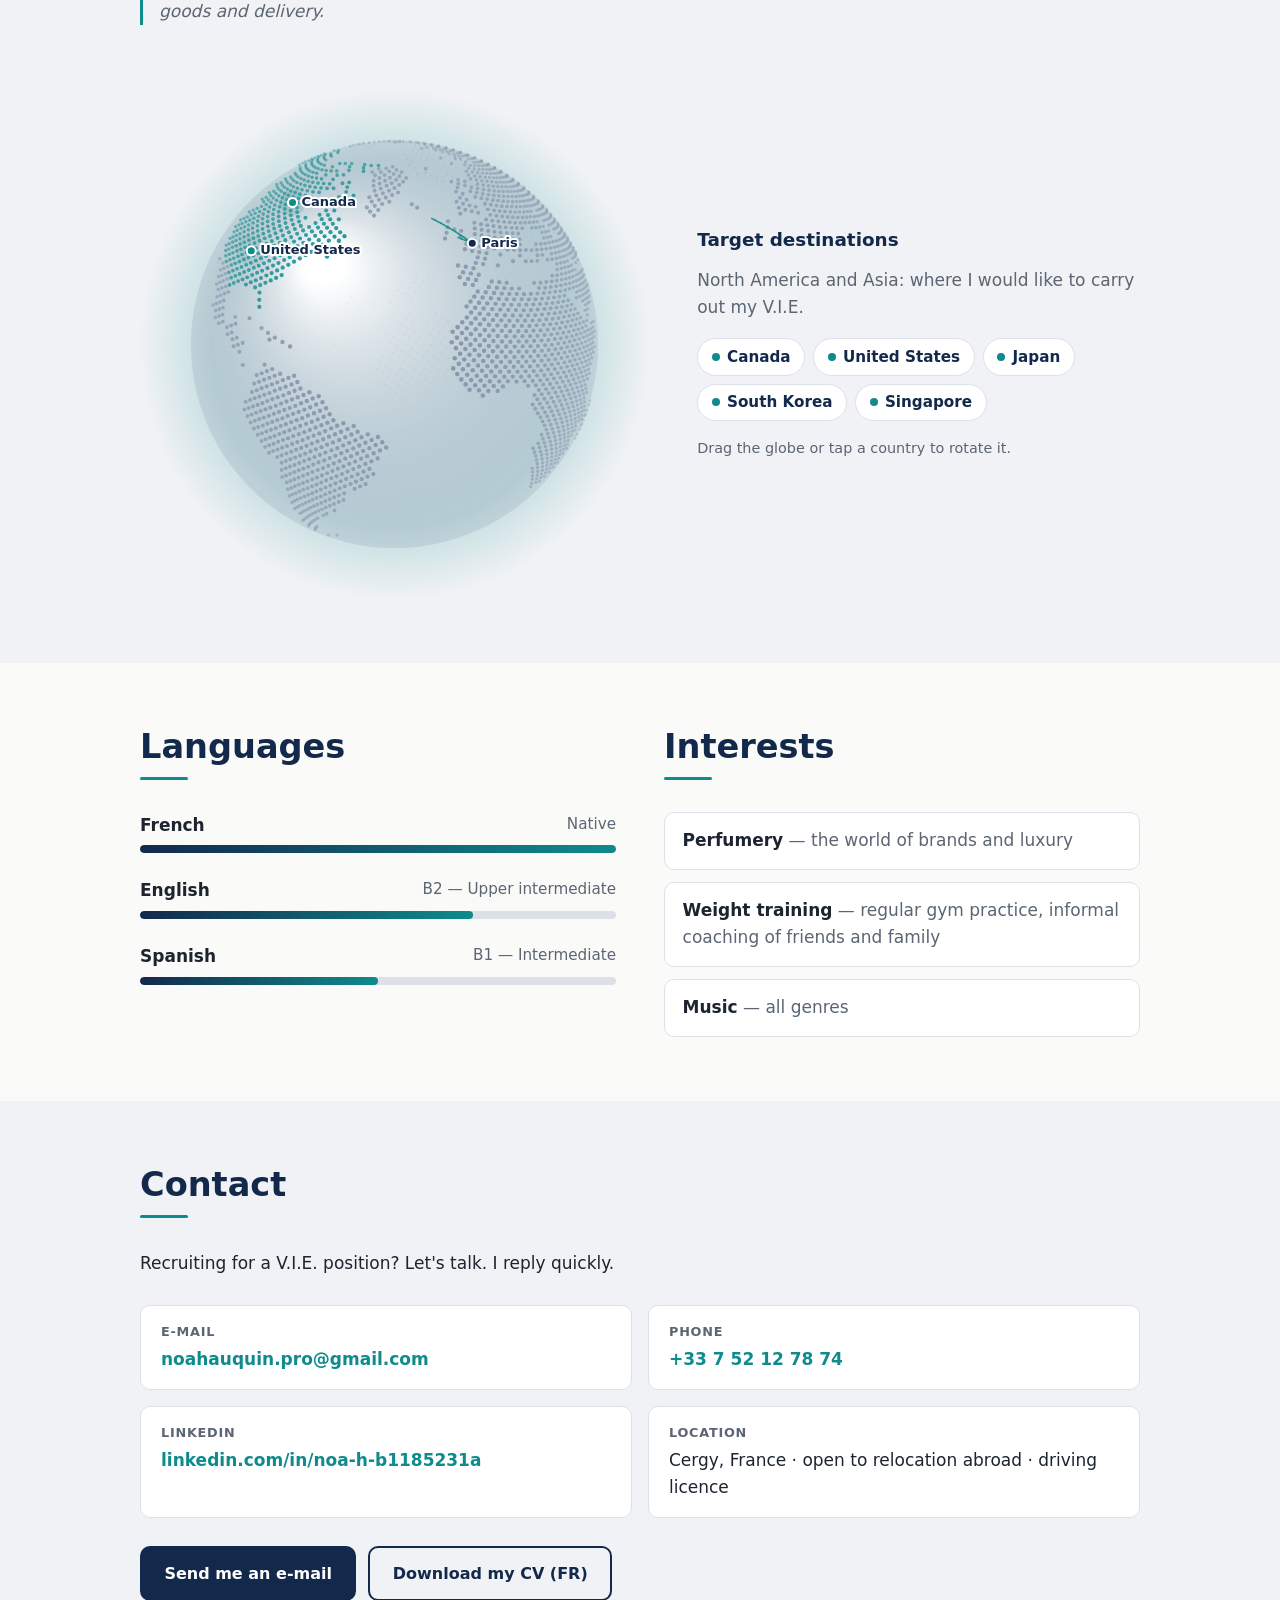
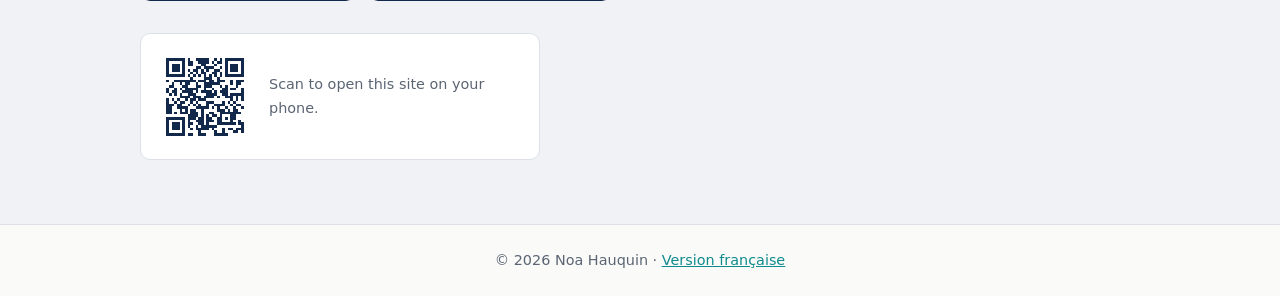
<file: en.html>
<!DOCTYPE html>
<html lang="en">
<head>
  <meta charset="UTF-8">
  <meta name="viewport" content="width=device-width, initial-scale=1">
  <title>Noa Hauquin — International Sales, Sales Administration &amp; B2B Customer Relations</title>
  <meta name="description" content="Noa Hauquin, French two-year degree in sales and customer relations (15/20) and two years of work-study at GRDF. Prospecting, B2B customer relations, quotes in SAP. Available now for a V.I.E. international internship.">
  <meta name="color-scheme" content="light dark">
  <link rel="icon" href="img/favicon.svg" type="image/svg+xml">
  <link rel="alternate" hreflang="fr" href="https://noa7-65.github.io/Mon-site/">
  <link rel="alternate" hreflang="en" href="https://noa7-65.github.io/Mon-site/en.html">

  <!-- Link preview (LinkedIn, WhatsApp, e-mail…) -->
  <meta property="og:type" content="profile">
  <meta property="og:locale" content="en_GB">
  <meta property="og:title" content="Noa Hauquin — V.I.E. candidate">
  <meta property="og:description" content="International sales, sales administration and B2B customer relations. Two years of work-study at GRDF. Available now.">
  <meta property="og:url" content="https://noa7-65.github.io/Mon-site/en.html">
  <meta property="og:image" content="https://noa7-65.github.io/Mon-site/img/apercu-partage.jpg">
  <meta property="og:image:width" content="1200">
  <meta property="og:image:height" content="630">
  <meta name="twitter:card" content="summary_large_image">

  <link rel="stylesheet" href="style.css">
  <script>document.documentElement.classList.add('js');</script>
  <script src="main.js" defer></script>
  <script src="globe.js" defer></script>
</head>
<body>

  <!-- ===== Header and navigation ===== -->
  <header class="site-header">
    <div class="container header-inner">
      <a href="#home" class="logo">Noa Hauquin</a>
      <nav aria-label="Main navigation">
        <ul class="nav-list">
          <li><a href="#experience">Experience</a></li>
          <li><a href="#skills">Skills</a></li>
          <li><a href="#method">Method</a></li>
          <li><a href="#project">V.I.E. project</a></li>
          <li><a href="#contact">Contact</a></li>
        </ul>
      </nav>
      <a href="index.html" class="lang-switch" hreflang="fr" lang="fr" aria-label="Version française">FR</a>
    </div>
    <div class="scroll-progress" aria-hidden="true"></div>
  </header>

  <main>

    <!-- ===== 1. Hero ===== -->
    <section id="home" class="hero">
      <div class="container hero-grid">
        <div class="hero-content">
          <p class="hero-tag">Available now for a V.I.E. assignment</p>
          <h1>Noa Hauquin</h1>
          <p class="hero-title" data-full="International sales · Sales administration · B2B customer relations"><span class="typed" data-typed='["Export sales administration", "International sales assistant", "Import-export coordination", "B2B customer relations"]'>International sales · Sales administration · B2B customer relations</span></p>
          <p class="hero-text">
            After two years of work-study in sales at GRDF, France's leading gas
            distribution network, I prospect, build customer loyalty and follow every
            quote through to closing. I am now looking to bring this rigour to a
            French company's international operations.
          </p>
          <ul class="stats">
            <li><strong data-count="1200">1,200</strong><span>customer contacts per year</span></li>
            <li><strong data-count="50">50</strong><span>quotes per month in SAP</span></li>
            <li><strong data-count="92" data-suffix="%">92%</strong><span>customer satisfaction (target: 80%)</span></li>
            <li><strong data-count="15" data-suffix="/20">15/20</strong><span>final grade, sales degree</span></li>
          </ul>
          <div class="hero-actions">
            <a href="#contact" class="btn btn-primary">Get in touch</a>
            <a href="CV-Noa-Hauquin.pdf" class="btn btn-secondary" download>Download my CV (FR)</a>
          </div>
        </div>
        <div class="hero-photo-wrap" data-tilt="10">
          <img class="hero-photo" src="img/photo-noa-hauquin.jpg" width="460" height="575"
               alt="Portrait of Noa Hauquin in a suit">
          <span class="photo-badge" aria-hidden="true">FR · EN · ES</span>
        </div>
      </div>
    </section>

    <!-- ===== 2. Experience ===== -->
    <section id="experience" class="section">
      <div class="container">
        <h2 class="section-title">Experience &amp; education</h2>

        <ol class="timeline">
          <li class="timeline-item">
            <span class="timeline-date">Sept. 2024 – Aug. 2026 <span class="timeline-badge">2 years</span></span>
            <h3>Sales Advisor (work-study) — GRDF</h3>
            <p class="timeline-place">Gaz Réseau Distribution France · Cergy, Paris region</p>
            <ul class="timeline-list">
              <li>Handled around 1,200 customer contacts per year by phone: prospecting, follow-ups and advice</li>
              <li>Reached 92% customer satisfaction against an 80% target</li>
              <li>Prepared and followed up around 50 quotes per month through to closing</li>
              <li>Processed inbound leads within 48 hours</li>
              <li>Qualified and updated customer data in SAP and CRM tools (Ficheclient, DÉFI, Vision360)</li>
            </ul>
          </li>

          <li class="timeline-item">
            <span class="timeline-date">2024 – 2026 <span class="timeline-badge">Graduated · 15/20</span></span>
            <h3>BTS NDRC — Two-year degree in Sales Negotiation &amp; Digital Customer Relations</h3>
            <p class="timeline-place">CDFA · Cergy, Paris region · work-study programme</p>
            <p>Graduated with a <strong>15/20</strong> average.</p>
          </li>

          <li class="timeline-item">
            <span class="timeline-date">2024 <span class="timeline-badge">Graduated</span></span>
            <h3>French Baccalaureate in Management — Marketing option</h3>
            <p class="timeline-place">Lycée Camille Claudel · Vauréal, Paris region</p>
          </li>
        </ol>
      </div>
    </section>

    <!-- ===== 3. Skills ===== -->
    <section id="skills" class="section section-alt">
      <div class="container">
        <h2 class="section-title">Skills</h2>

        <div class="cards">
          <article class="card" data-tilt="6">
            <svg class="card-icon" viewBox="0 0 24 24" aria-hidden="true"><path d="M22 16.9v3a2 2 0 0 1-2.2 2 19.8 19.8 0 0 1-8.6-3.1 19.5 19.5 0 0 1-6-6A19.8 19.8 0 0 1 2.1 4.2 2 2 0 0 1 4.1 2h3a2 2 0 0 1 2 1.7c.1 1 .4 1.9.7 2.8a2 2 0 0 1-.5 2.1L8.1 9.9a16 16 0 0 0 6 6l1.3-1.3a2 2 0 0 1 2.1-.4c.9.3 1.8.6 2.8.7a2 2 0 0 1 1.7 2z"/></svg>
            <h3>Prospecting &amp; negotiation</h3>
            <p>Phone prospecting, needs assessment, sales pitch and objection handling.</p>
          </article>
          <article class="card" data-tilt="6">
            <svg class="card-icon" viewBox="0 0 24 24" aria-hidden="true"><path d="M16 21v-2a4 4 0 0 0-4-4H6a4 4 0 0 0-4 4v2"/><circle cx="9" cy="7" r="4"/><path d="M22 21v-2a4 4 0 0 0-3-3.9"/><path d="M16 3.1a4 4 0 0 1 0 7.8"/></svg>
            <h3>B2B customer relations</h3>
            <p>Account portfolio management, follow-ups, customer retention and request handling.</p>
          </article>
          <article class="card" data-tilt="6">
            <svg class="card-icon" viewBox="0 0 24 24" aria-hidden="true"><path d="M14 2H6a2 2 0 0 0-2 2v16a2 2 0 0 0 2 2h12a2 2 0 0 0 2-2V8z"/><path d="M14 2v6h6"/><path d="M16 13H8"/><path d="M16 17H8"/><path d="M10 9H8"/></svg>
            <h3>Sales administration</h3>
            <p>Quote preparation and follow-up, order tracking, customer data quality.</p>
          </article>
          <article class="card" data-tilt="6">
            <svg class="card-icon" viewBox="0 0 24 24" aria-hidden="true"><rect x="2" y="3" width="20" height="14" rx="2"/><path d="M8 21h8"/><path d="M12 17v4"/></svg>
            <h3>Tools &amp; digital</h3>
            <ul class="tags">
              <li>SAP</li>
              <li>CRM: Ficheclient, DÉFI, Vision360</li>
              <li>Word, Excel, PowerPoint</li>
              <li>Generative AI</li>
              <li>Canva</li>
            </ul>
          </article>
        </div>
      </div>
    </section>

    <!-- ===== 4. Method ===== -->
    <section id="method" class="section">
      <div class="container">
        <h2 class="section-title">My method</h2>
        <p class="section-intro">
          From first contact to customer loyalty: the approach I apply every day at GRDF.
        </p>

        <ol class="steps">
          <li class="step" data-tilt="6">
            <span class="step-number" aria-hidden="true">1</span>
            <h3>Qualify</h3>
            <p>Every inbound lead is handled within 48 hours: I identify the need, the context and the right contact.</p>
          </li>
          <li class="step" data-tilt="6">
            <span class="step-number" aria-hidden="true">2</span>
            <h3>Quote</h3>
            <p>I prepare a clear, tailored quote, around 50 every month in SAP.</p>
          </li>
          <li class="step" data-tilt="6">
            <span class="step-number" aria-hidden="true">3</span>
            <h3>Follow up &amp; close</h3>
            <p>I track every quote through to a decision, following up at the right time.</p>
          </li>
          <li class="step" data-tilt="6">
            <span class="step-number" aria-hidden="true">4</span>
            <h3>Retain &amp; record</h3>
            <p>Every interaction is logged in the CRM to keep customer data reliable and prepare the next step.</p>
          </li>
        </ol>

        <p class="steps-result">
          <strong>Result:</strong> 92% customer satisfaction against an 80% target.
        </p>
      </div>
    </section>

    <!-- ===== 5. V.I.E. project ===== -->
    <section id="project" class="section section-alt">
      <div class="container">
        <h2 class="section-title">My V.I.E. project</h2>
        <p class="project-intro">
          The V.I.E. (Volontariat International en Entreprise) is a French international
          programme of 6 to 24 months within the foreign subsidiary of a French company.
        </p>

        <div class="project-grid">
          <div>
            <h3>Roles I am looking for</h3>
            <ul class="check-list">
              <li>Export sales administration</li>
              <li>International sales assistant</li>
              <li>Import-export and supply chain coordination</li>
            </ul>
            <p class="project-note">
              Supply chain particularly appeals to me for the link it creates between
              the customer's order, the flow of goods and delivery.
            </p>
          </div>
          <div>
            <h3>What I bring</h3>
            <ul class="check-list">
              <li>Two years of hands-on B2B customer relations experience</li>
              <li>Rigorous quote and order follow-up in SAP</li>
              <li>Three working languages: French, English, Spanish</li>
              <li>Autonomy and ease with digital tools and AI</li>
            </ul>
          </div>
        </div>

        <div class="destinations">
          <div class="map-wrap" data-label="3D globe of target destinations from Paris: Canada, United States, Japan, South Korea and Singapore">
          <svg class="world-map" viewBox="0 0 1000 470" role="img" aria-labelledby="map-title-en map-desc-en">
            <title id="map-title-en">Map of target destinations</title>
            <desc id="map-desc-en">From France: Canada, United States, Japan, South Korea and Singapore.</desc>
            <path class="map-dots" d="M436.5 13.5h0M445.5 13.5h0M382.5 22.5h0M391.5 22.5h0M400.5 22.5h0M409.5 22.5h0M418.5 22.5h0M427.5 22.5h0M436.5 22.5h0M445.5 22.5h0M454.5 22.5h0M463.5 22.5h0M526.5 22.5h0M535.5 22.5h0M544.5 22.5h0M688.5 22.5h0M697.5 22.5h0M391.5 31.5h0M400.5 31.5h0M409.5 31.5h0M418.5 31.5h0M427.5 31.5h0M436.5 31.5h0M445.5 31.5h0M454.5 31.5h0M616.5 31.5h0M625.5 31.5h0M688.5 31.5h0M697.5 31.5h0M706.5 31.5h0M715.5 31.5h0M724.5 31.5h0M778.5 31.5h0M787.5 31.5h0M391.5 40.5h0M400.5 40.5h0M409.5 40.5h0M418.5 40.5h0M427.5 40.5h0M436.5 40.5h0M445.5 40.5h0M607.5 40.5h0M643.5 40.5h0M661.5 40.5h0M679.5 40.5h0M688.5 40.5h0M697.5 40.5h0M706.5 40.5h0M715.5 40.5h0M724.5 40.5h0M733.5 40.5h0M742.5 40.5h0M751.5 40.5h0M760.5 40.5h0M796.5 40.5h0M805.5 40.5h0M391.5 49.5h0M400.5 49.5h0M409.5 49.5h0M418.5 49.5h0M427.5 49.5h0M436.5 49.5h0M544.5 49.5h0M553.5 49.5h0M562.5 49.5h0M571.5 49.5h0M625.5 49.5h0M634.5 49.5h0M652.5 49.5h0M661.5 49.5h0M670.5 49.5h0M679.5 49.5h0M688.5 49.5h0M697.5 49.5h0M706.5 49.5h0M715.5 49.5h0M724.5 49.5h0M733.5 49.5h0M742.5 49.5h0M751.5 49.5h0M760.5 49.5h0M769.5 49.5h0M778.5 49.5h0M787.5 49.5h0M796.5 49.5h0M805.5 49.5h0M814.5 49.5h0M823.5 49.5h0M832.5 49.5h0M841.5 49.5h0M850.5 49.5h0M859.5 49.5h0M868.5 49.5h0M877.5 49.5h0M112.5 58.5h0M121.5 58.5h0M391.5 58.5h0M400.5 58.5h0M409.5 58.5h0M418.5 58.5h0M454.5 58.5h0M463.5 58.5h0M535.5 58.5h0M544.5 58.5h0M562.5 58.5h0M571.5 58.5h0M589.5 58.5h0M598.5 58.5h0M607.5 58.5h0M616.5 58.5h0M625.5 58.5h0M634.5 58.5h0M643.5 58.5h0M652.5 58.5h0M661.5 58.5h0M670.5 58.5h0M679.5 58.5h0M688.5 58.5h0M697.5 58.5h0M706.5 58.5h0M715.5 58.5h0M724.5 58.5h0M733.5 58.5h0M742.5 58.5h0M751.5 58.5h0M760.5 58.5h0M769.5 58.5h0M778.5 58.5h0M787.5 58.5h0M796.5 58.5h0M805.5 58.5h0M814.5 58.5h0M823.5 58.5h0M832.5 58.5h0M841.5 58.5h0M850.5 58.5h0M859.5 58.5h0M868.5 58.5h0M877.5 58.5h0M886.5 58.5h0M895.5 58.5h0M391.5 67.5h0M400.5 67.5h0M517.5 67.5h0M526.5 67.5h0M535.5 67.5h0M553.5 67.5h0M562.5 67.5h0M571.5 67.5h0M580.5 67.5h0M589.5 67.5h0M598.5 67.5h0M607.5 67.5h0M616.5 67.5h0M625.5 67.5h0M634.5 67.5h0M643.5 67.5h0M652.5 67.5h0M661.5 67.5h0M670.5 67.5h0M679.5 67.5h0M688.5 67.5h0M697.5 67.5h0M706.5 67.5h0M715.5 67.5h0M724.5 67.5h0M733.5 67.5h0M742.5 67.5h0M751.5 67.5h0M760.5 67.5h0M769.5 67.5h0M778.5 67.5h0M787.5 67.5h0M796.5 67.5h0M805.5 67.5h0M814.5 67.5h0M823.5 67.5h0M832.5 67.5h0M841.5 67.5h0M850.5 67.5h0M859.5 67.5h0M868.5 67.5h0M877.5 67.5h0M886.5 67.5h0M895.5 67.5h0M904.5 67.5h0M517.5 76.5h0M526.5 76.5h0M535.5 76.5h0M562.5 76.5h0M571.5 76.5h0M580.5 76.5h0M589.5 76.5h0M598.5 76.5h0M607.5 76.5h0M616.5 76.5h0M625.5 76.5h0M634.5 76.5h0M643.5 76.5h0M652.5 76.5h0M661.5 76.5h0M670.5 76.5h0M679.5 76.5h0M688.5 76.5h0M697.5 76.5h0M706.5 76.5h0M715.5 76.5h0M724.5 76.5h0M733.5 76.5h0M742.5 76.5h0M751.5 76.5h0M760.5 76.5h0M769.5 76.5h0M778.5 76.5h0M787.5 76.5h0M796.5 76.5h0M805.5 76.5h0M814.5 76.5h0M823.5 76.5h0M832.5 76.5h0M841.5 76.5h0M877.5 76.5h0M490.5 85.5h0M535.5 85.5h0M553.5 85.5h0M562.5 85.5h0M571.5 85.5h0M580.5 85.5h0M589.5 85.5h0M598.5 85.5h0M607.5 85.5h0M616.5 85.5h0M625.5 85.5h0M634.5 85.5h0M643.5 85.5h0M652.5 85.5h0M661.5 85.5h0M670.5 85.5h0M679.5 85.5h0M688.5 85.5h0M697.5 85.5h0M706.5 85.5h0M715.5 85.5h0M724.5 85.5h0M733.5 85.5h0M742.5 85.5h0M751.5 85.5h0M760.5 85.5h0M769.5 85.5h0M778.5 85.5h0M787.5 85.5h0M796.5 85.5h0M805.5 85.5h0M814.5 85.5h0M823.5 85.5h0M868.5 85.5h0M877.5 85.5h0M481.5 94.5h0M499.5 94.5h0M517.5 94.5h0M526.5 94.5h0M535.5 94.5h0M544.5 94.5h0M553.5 94.5h0M562.5 94.5h0M571.5 94.5h0M580.5 94.5h0M589.5 94.5h0M598.5 94.5h0M607.5 94.5h0M616.5 94.5h0M625.5 94.5h0M634.5 94.5h0M643.5 94.5h0M652.5 94.5h0M661.5 94.5h0M670.5 94.5h0M679.5 94.5h0M688.5 94.5h0M697.5 94.5h0M706.5 94.5h0M715.5 94.5h0M724.5 94.5h0M733.5 94.5h0M742.5 94.5h0M751.5 94.5h0M760.5 94.5h0M769.5 94.5h0M778.5 94.5h0M787.5 94.5h0M796.5 94.5h0M805.5 94.5h0M814.5 94.5h0M823.5 94.5h0M832.5 94.5h0M877.5 94.5h0M490.5 103.5h0M508.5 103.5h0M517.5 103.5h0M526.5 103.5h0M535.5 103.5h0M544.5 103.5h0M553.5 103.5h0M562.5 103.5h0M571.5 103.5h0M580.5 103.5h0M589.5 103.5h0M598.5 103.5h0M607.5 103.5h0M616.5 103.5h0M625.5 103.5h0M634.5 103.5h0M643.5 103.5h0M652.5 103.5h0M661.5 103.5h0M670.5 103.5h0M679.5 103.5h0M688.5 103.5h0M697.5 103.5h0M706.5 103.5h0M715.5 103.5h0M724.5 103.5h0M733.5 103.5h0M742.5 103.5h0M751.5 103.5h0M760.5 103.5h0M769.5 103.5h0M778.5 103.5h0M787.5 103.5h0M796.5 103.5h0M805.5 103.5h0M814.5 103.5h0M823.5 103.5h0M832.5 103.5h0M841.5 103.5h0M850.5 103.5h0M499.5 112.5h0M508.5 112.5h0M517.5 112.5h0M526.5 112.5h0M535.5 112.5h0M544.5 112.5h0M553.5 112.5h0M562.5 112.5h0M571.5 112.5h0M580.5 112.5h0M589.5 112.5h0M598.5 112.5h0M607.5 112.5h0M616.5 112.5h0M625.5 112.5h0M634.5 112.5h0M643.5 112.5h0M652.5 112.5h0M661.5 112.5h0M670.5 112.5h0M679.5 112.5h0M688.5 112.5h0M697.5 112.5h0M706.5 112.5h0M715.5 112.5h0M724.5 112.5h0M733.5 112.5h0M742.5 112.5h0M751.5 112.5h0M760.5 112.5h0M769.5 112.5h0M778.5 112.5h0M787.5 112.5h0M796.5 112.5h0M805.5 112.5h0M814.5 112.5h0M823.5 112.5h0M832.5 112.5h0M841.5 112.5h0M499.5 121.5h0M508.5 121.5h0M517.5 121.5h0M526.5 121.5h0M535.5 121.5h0M544.5 121.5h0M553.5 121.5h0M562.5 121.5h0M571.5 121.5h0M598.5 121.5h0M607.5 121.5h0M616.5 121.5h0M634.5 121.5h0M643.5 121.5h0M652.5 121.5h0M661.5 121.5h0M670.5 121.5h0M679.5 121.5h0M688.5 121.5h0M697.5 121.5h0M706.5 121.5h0M715.5 121.5h0M724.5 121.5h0M733.5 121.5h0M742.5 121.5h0M751.5 121.5h0M760.5 121.5h0M769.5 121.5h0M778.5 121.5h0M787.5 121.5h0M796.5 121.5h0M805.5 121.5h0M814.5 121.5h0M823.5 121.5h0M832.5 121.5h0M841.5 121.5h0M481.5 130.5h0M490.5 130.5h0M499.5 130.5h0M535.5 130.5h0M553.5 130.5h0M562.5 130.5h0M571.5 130.5h0M607.5 130.5h0M616.5 130.5h0M643.5 130.5h0M652.5 130.5h0M661.5 130.5h0M670.5 130.5h0M679.5 130.5h0M688.5 130.5h0M697.5 130.5h0M706.5 130.5h0M715.5 130.5h0M724.5 130.5h0M733.5 130.5h0M742.5 130.5h0M751.5 130.5h0M760.5 130.5h0M769.5 130.5h0M778.5 130.5h0M787.5 130.5h0M796.5 130.5h0M805.5 130.5h0M814.5 130.5h0M823.5 130.5h0M832.5 130.5h0M481.5 139.5h0M490.5 139.5h0M553.5 139.5h0M571.5 139.5h0M580.5 139.5h0M589.5 139.5h0M598.5 139.5h0M607.5 139.5h0M616.5 139.5h0M625.5 139.5h0M643.5 139.5h0M652.5 139.5h0M661.5 139.5h0M670.5 139.5h0M679.5 139.5h0M688.5 139.5h0M697.5 139.5h0M706.5 139.5h0M715.5 139.5h0M724.5 139.5h0M733.5 139.5h0M742.5 139.5h0M751.5 139.5h0M760.5 139.5h0M769.5 139.5h0M778.5 139.5h0M787.5 139.5h0M796.5 139.5h0M805.5 139.5h0M508.5 148.5h0M517.5 148.5h0M526.5 148.5h0M589.5 148.5h0M598.5 148.5h0M607.5 148.5h0M616.5 148.5h0M625.5 148.5h0M634.5 148.5h0M643.5 148.5h0M652.5 148.5h0M661.5 148.5h0M670.5 148.5h0M679.5 148.5h0M688.5 148.5h0M697.5 148.5h0M706.5 148.5h0M715.5 148.5h0M724.5 148.5h0M733.5 148.5h0M742.5 148.5h0M751.5 148.5h0M760.5 148.5h0M769.5 148.5h0M778.5 148.5h0M787.5 148.5h0M796.5 148.5h0M805.5 148.5h0M814.5 148.5h0M481.5 157.5h0M490.5 157.5h0M499.5 157.5h0M508.5 157.5h0M517.5 157.5h0M526.5 157.5h0M598.5 157.5h0M607.5 157.5h0M616.5 157.5h0M625.5 157.5h0M634.5 157.5h0M643.5 157.5h0M652.5 157.5h0M661.5 157.5h0M670.5 157.5h0M679.5 157.5h0M688.5 157.5h0M697.5 157.5h0M706.5 157.5h0M715.5 157.5h0M724.5 157.5h0M733.5 157.5h0M742.5 157.5h0M751.5 157.5h0M760.5 157.5h0M769.5 157.5h0M778.5 157.5h0M787.5 157.5h0M796.5 157.5h0M805.5 157.5h0M814.5 157.5h0M202.5 166.5h0M211.5 166.5h0M481.5 166.5h0M490.5 166.5h0M499.5 166.5h0M508.5 166.5h0M517.5 166.5h0M526.5 166.5h0M535.5 166.5h0M544.5 166.5h0M562.5 166.5h0M571.5 166.5h0M580.5 166.5h0M598.5 166.5h0M607.5 166.5h0M616.5 166.5h0M625.5 166.5h0M634.5 166.5h0M643.5 166.5h0M652.5 166.5h0M661.5 166.5h0M670.5 166.5h0M679.5 166.5h0M688.5 166.5h0M697.5 166.5h0M706.5 166.5h0M715.5 166.5h0M724.5 166.5h0M733.5 166.5h0M742.5 166.5h0M751.5 166.5h0M760.5 166.5h0M769.5 166.5h0M778.5 166.5h0M787.5 166.5h0M796.5 166.5h0M805.5 166.5h0M814.5 166.5h0M823.5 166.5h0M193.5 175.5h0M202.5 175.5h0M211.5 175.5h0M220.5 175.5h0M472.5 175.5h0M481.5 175.5h0M490.5 175.5h0M499.5 175.5h0M508.5 175.5h0M517.5 175.5h0M526.5 175.5h0M535.5 175.5h0M544.5 175.5h0M553.5 175.5h0M562.5 175.5h0M571.5 175.5h0M580.5 175.5h0M598.5 175.5h0M607.5 175.5h0M616.5 175.5h0M625.5 175.5h0M643.5 175.5h0M652.5 175.5h0M661.5 175.5h0M670.5 175.5h0M679.5 175.5h0M688.5 175.5h0M697.5 175.5h0M706.5 175.5h0M715.5 175.5h0M724.5 175.5h0M733.5 175.5h0M742.5 175.5h0M751.5 175.5h0M760.5 175.5h0M769.5 175.5h0M778.5 175.5h0M787.5 175.5h0M796.5 175.5h0M805.5 175.5h0M814.5 175.5h0M823.5 175.5h0M202.5 184.5h0M211.5 184.5h0M220.5 184.5h0M229.5 184.5h0M463.5 184.5h0M472.5 184.5h0M481.5 184.5h0M490.5 184.5h0M499.5 184.5h0M508.5 184.5h0M517.5 184.5h0M526.5 184.5h0M535.5 184.5h0M544.5 184.5h0M553.5 184.5h0M562.5 184.5h0M571.5 184.5h0M580.5 184.5h0M589.5 184.5h0M607.5 184.5h0M616.5 184.5h0M625.5 184.5h0M634.5 184.5h0M652.5 184.5h0M661.5 184.5h0M670.5 184.5h0M679.5 184.5h0M688.5 184.5h0M697.5 184.5h0M706.5 184.5h0M715.5 184.5h0M724.5 184.5h0M733.5 184.5h0M742.5 184.5h0M751.5 184.5h0M760.5 184.5h0M769.5 184.5h0M778.5 184.5h0M787.5 184.5h0M796.5 184.5h0M805.5 184.5h0M814.5 184.5h0M823.5 184.5h0M211.5 193.5h0M220.5 193.5h0M229.5 193.5h0M274.5 193.5h0M463.5 193.5h0M472.5 193.5h0M481.5 193.5h0M490.5 193.5h0M499.5 193.5h0M508.5 193.5h0M517.5 193.5h0M526.5 193.5h0M535.5 193.5h0M544.5 193.5h0M553.5 193.5h0M562.5 193.5h0M571.5 193.5h0M580.5 193.5h0M589.5 193.5h0M607.5 193.5h0M616.5 193.5h0M625.5 193.5h0M634.5 193.5h0M643.5 193.5h0M652.5 193.5h0M661.5 193.5h0M697.5 193.5h0M706.5 193.5h0M715.5 193.5h0M724.5 193.5h0M733.5 193.5h0M742.5 193.5h0M751.5 193.5h0M760.5 193.5h0M769.5 193.5h0M778.5 193.5h0M787.5 193.5h0M796.5 193.5h0M805.5 193.5h0M814.5 193.5h0M832.5 193.5h0M211.5 202.5h0M220.5 202.5h0M229.5 202.5h0M256.5 202.5h0M292.5 202.5h0M463.5 202.5h0M472.5 202.5h0M481.5 202.5h0M490.5 202.5h0M499.5 202.5h0M508.5 202.5h0M517.5 202.5h0M526.5 202.5h0M535.5 202.5h0M544.5 202.5h0M553.5 202.5h0M562.5 202.5h0M571.5 202.5h0M580.5 202.5h0M589.5 202.5h0M598.5 202.5h0M616.5 202.5h0M625.5 202.5h0M634.5 202.5h0M643.5 202.5h0M652.5 202.5h0M706.5 202.5h0M715.5 202.5h0M724.5 202.5h0M733.5 202.5h0M760.5 202.5h0M769.5 202.5h0M778.5 202.5h0M787.5 202.5h0M220.5 211.5h0M229.5 211.5h0M238.5 211.5h0M247.5 211.5h0M463.5 211.5h0M472.5 211.5h0M481.5 211.5h0M490.5 211.5h0M499.5 211.5h0M508.5 211.5h0M517.5 211.5h0M526.5 211.5h0M535.5 211.5h0M544.5 211.5h0M553.5 211.5h0M562.5 211.5h0M571.5 211.5h0M580.5 211.5h0M589.5 211.5h0M598.5 211.5h0M607.5 211.5h0M625.5 211.5h0M634.5 211.5h0M643.5 211.5h0M652.5 211.5h0M706.5 211.5h0M715.5 211.5h0M724.5 211.5h0M769.5 211.5h0M778.5 211.5h0M787.5 211.5h0M247.5 220.5h0M256.5 220.5h0M265.5 220.5h0M454.5 220.5h0M463.5 220.5h0M472.5 220.5h0M481.5 220.5h0M490.5 220.5h0M499.5 220.5h0M508.5 220.5h0M517.5 220.5h0M526.5 220.5h0M535.5 220.5h0M544.5 220.5h0M553.5 220.5h0M562.5 220.5h0M571.5 220.5h0M580.5 220.5h0M589.5 220.5h0M598.5 220.5h0M607.5 220.5h0M625.5 220.5h0M634.5 220.5h0M715.5 220.5h0M778.5 220.5h0M787.5 220.5h0M796.5 220.5h0M265.5 229.5h0M463.5 229.5h0M472.5 229.5h0M481.5 229.5h0M490.5 229.5h0M499.5 229.5h0M508.5 229.5h0M517.5 229.5h0M526.5 229.5h0M535.5 229.5h0M544.5 229.5h0M553.5 229.5h0M562.5 229.5h0M571.5 229.5h0M580.5 229.5h0M589.5 229.5h0M598.5 229.5h0M607.5 229.5h0M616.5 229.5h0M715.5 229.5h0M778.5 229.5h0M787.5 229.5h0M796.5 229.5h0M292.5 238.5h0M301.5 238.5h0M310.5 238.5h0M319.5 238.5h0M328.5 238.5h0M463.5 238.5h0M472.5 238.5h0M481.5 238.5h0M490.5 238.5h0M499.5 238.5h0M508.5 238.5h0M517.5 238.5h0M526.5 238.5h0M535.5 238.5h0M544.5 238.5h0M553.5 238.5h0M562.5 238.5h0M571.5 238.5h0M580.5 238.5h0M589.5 238.5h0M598.5 238.5h0M607.5 238.5h0M616.5 238.5h0M625.5 238.5h0M634.5 238.5h0M715.5 238.5h0M724.5 238.5h0M778.5 238.5h0M283.5 247.5h0M292.5 247.5h0M301.5 247.5h0M310.5 247.5h0M319.5 247.5h0M328.5 247.5h0M337.5 247.5h0M472.5 247.5h0M481.5 247.5h0M490.5 247.5h0M499.5 247.5h0M517.5 247.5h0M526.5 247.5h0M535.5 247.5h0M544.5 247.5h0M553.5 247.5h0M562.5 247.5h0M571.5 247.5h0M580.5 247.5h0M589.5 247.5h0M598.5 247.5h0M607.5 247.5h0M616.5 247.5h0M625.5 247.5h0M634.5 247.5h0M850.5 247.5h0M283.5 256.5h0M292.5 256.5h0M301.5 256.5h0M310.5 256.5h0M319.5 256.5h0M328.5 256.5h0M337.5 256.5h0M346.5 256.5h0M355.5 256.5h0M535.5 256.5h0M544.5 256.5h0M553.5 256.5h0M562.5 256.5h0M571.5 256.5h0M580.5 256.5h0M589.5 256.5h0M598.5 256.5h0M607.5 256.5h0M616.5 256.5h0M625.5 256.5h0M778.5 256.5h0M787.5 256.5h0M823.5 256.5h0M283.5 265.5h0M292.5 265.5h0M301.5 265.5h0M310.5 265.5h0M319.5 265.5h0M328.5 265.5h0M337.5 265.5h0M346.5 265.5h0M355.5 265.5h0M535.5 265.5h0M544.5 265.5h0M553.5 265.5h0M562.5 265.5h0M571.5 265.5h0M580.5 265.5h0M589.5 265.5h0M598.5 265.5h0M607.5 265.5h0M616.5 265.5h0M778.5 265.5h0M787.5 265.5h0M814.5 265.5h0M823.5 265.5h0M841.5 265.5h0M850.5 265.5h0M859.5 265.5h0M274.5 274.5h0M283.5 274.5h0M292.5 274.5h0M301.5 274.5h0M310.5 274.5h0M319.5 274.5h0M328.5 274.5h0M337.5 274.5h0M346.5 274.5h0M355.5 274.5h0M364.5 274.5h0M373.5 274.5h0M526.5 274.5h0M535.5 274.5h0M544.5 274.5h0M553.5 274.5h0M562.5 274.5h0M571.5 274.5h0M580.5 274.5h0M589.5 274.5h0M598.5 274.5h0M607.5 274.5h0M787.5 274.5h0M796.5 274.5h0M814.5 274.5h0M823.5 274.5h0M850.5 274.5h0M886.5 274.5h0M274.5 283.5h0M283.5 283.5h0M292.5 283.5h0M301.5 283.5h0M310.5 283.5h0M319.5 283.5h0M328.5 283.5h0M337.5 283.5h0M346.5 283.5h0M355.5 283.5h0M364.5 283.5h0M373.5 283.5h0M382.5 283.5h0M391.5 283.5h0M535.5 283.5h0M544.5 283.5h0M553.5 283.5h0M562.5 283.5h0M571.5 283.5h0M580.5 283.5h0M589.5 283.5h0M598.5 283.5h0M607.5 283.5h0M796.5 283.5h0M841.5 283.5h0M886.5 283.5h0M895.5 283.5h0M904.5 283.5h0M283.5 292.5h0M292.5 292.5h0M301.5 292.5h0M310.5 292.5h0M319.5 292.5h0M328.5 292.5h0M337.5 292.5h0M346.5 292.5h0M355.5 292.5h0M364.5 292.5h0M373.5 292.5h0M382.5 292.5h0M391.5 292.5h0M400.5 292.5h0M544.5 292.5h0M553.5 292.5h0M562.5 292.5h0M571.5 292.5h0M580.5 292.5h0M589.5 292.5h0M598.5 292.5h0M607.5 292.5h0M805.5 292.5h0M814.5 292.5h0M868.5 292.5h0M895.5 292.5h0M904.5 292.5h0M283.5 301.5h0M292.5 301.5h0M301.5 301.5h0M310.5 301.5h0M319.5 301.5h0M328.5 301.5h0M337.5 301.5h0M346.5 301.5h0M355.5 301.5h0M364.5 301.5h0M373.5 301.5h0M382.5 301.5h0M391.5 301.5h0M544.5 301.5h0M553.5 301.5h0M562.5 301.5h0M571.5 301.5h0M580.5 301.5h0M589.5 301.5h0M598.5 301.5h0M607.5 301.5h0M292.5 310.5h0M301.5 310.5h0M310.5 310.5h0M319.5 310.5h0M328.5 310.5h0M337.5 310.5h0M346.5 310.5h0M355.5 310.5h0M364.5 310.5h0M373.5 310.5h0M382.5 310.5h0M391.5 310.5h0M544.5 310.5h0M553.5 310.5h0M562.5 310.5h0M571.5 310.5h0M580.5 310.5h0M589.5 310.5h0M598.5 310.5h0M607.5 310.5h0M868.5 310.5h0M877.5 310.5h0M895.5 310.5h0M301.5 319.5h0M310.5 319.5h0M319.5 319.5h0M328.5 319.5h0M337.5 319.5h0M346.5 319.5h0M355.5 319.5h0M364.5 319.5h0M373.5 319.5h0M382.5 319.5h0M391.5 319.5h0M535.5 319.5h0M544.5 319.5h0M553.5 319.5h0M562.5 319.5h0M571.5 319.5h0M580.5 319.5h0M589.5 319.5h0M598.5 319.5h0M607.5 319.5h0M634.5 319.5h0M850.5 319.5h0M859.5 319.5h0M868.5 319.5h0M877.5 319.5h0M895.5 319.5h0M967.5 319.5h0M310.5 328.5h0M319.5 328.5h0M328.5 328.5h0M337.5 328.5h0M346.5 328.5h0M355.5 328.5h0M364.5 328.5h0M373.5 328.5h0M382.5 328.5h0M535.5 328.5h0M544.5 328.5h0M553.5 328.5h0M562.5 328.5h0M571.5 328.5h0M580.5 328.5h0M589.5 328.5h0M598.5 328.5h0M625.5 328.5h0M634.5 328.5h0M841.5 328.5h0M850.5 328.5h0M859.5 328.5h0M868.5 328.5h0M877.5 328.5h0M886.5 328.5h0M895.5 328.5h0M904.5 328.5h0M310.5 337.5h0M319.5 337.5h0M328.5 337.5h0M337.5 337.5h0M346.5 337.5h0M355.5 337.5h0M364.5 337.5h0M373.5 337.5h0M382.5 337.5h0M544.5 337.5h0M553.5 337.5h0M562.5 337.5h0M571.5 337.5h0M580.5 337.5h0M589.5 337.5h0M625.5 337.5h0M652.5 337.5h0M823.5 337.5h0M832.5 337.5h0M841.5 337.5h0M850.5 337.5h0M859.5 337.5h0M868.5 337.5h0M877.5 337.5h0M886.5 337.5h0M895.5 337.5h0M904.5 337.5h0M310.5 346.5h0M319.5 346.5h0M328.5 346.5h0M337.5 346.5h0M346.5 346.5h0M355.5 346.5h0M364.5 346.5h0M544.5 346.5h0M553.5 346.5h0M562.5 346.5h0M571.5 346.5h0M580.5 346.5h0M589.5 346.5h0M625.5 346.5h0M814.5 346.5h0M823.5 346.5h0M832.5 346.5h0M841.5 346.5h0M850.5 346.5h0M859.5 346.5h0M868.5 346.5h0M877.5 346.5h0M886.5 346.5h0M895.5 346.5h0M904.5 346.5h0M913.5 346.5h0M310.5 355.5h0M319.5 355.5h0M328.5 355.5h0M337.5 355.5h0M346.5 355.5h0M355.5 355.5h0M364.5 355.5h0M544.5 355.5h0M553.5 355.5h0M562.5 355.5h0M571.5 355.5h0M580.5 355.5h0M814.5 355.5h0M823.5 355.5h0M832.5 355.5h0M841.5 355.5h0M850.5 355.5h0M859.5 355.5h0M868.5 355.5h0M877.5 355.5h0M886.5 355.5h0M895.5 355.5h0M904.5 355.5h0M913.5 355.5h0M310.5 364.5h0M319.5 364.5h0M328.5 364.5h0M337.5 364.5h0M346.5 364.5h0M355.5 364.5h0M364.5 364.5h0M553.5 364.5h0M562.5 364.5h0M571.5 364.5h0M580.5 364.5h0M814.5 364.5h0M823.5 364.5h0M832.5 364.5h0M841.5 364.5h0M850.5 364.5h0M859.5 364.5h0M868.5 364.5h0M877.5 364.5h0M886.5 364.5h0M895.5 364.5h0M904.5 364.5h0M310.5 373.5h0M319.5 373.5h0M328.5 373.5h0M337.5 373.5h0M346.5 373.5h0M355.5 373.5h0M553.5 373.5h0M562.5 373.5h0M571.5 373.5h0M814.5 373.5h0M823.5 373.5h0M832.5 373.5h0M859.5 373.5h0M868.5 373.5h0M877.5 373.5h0M886.5 373.5h0M895.5 373.5h0M904.5 373.5h0M310.5 382.5h0M319.5 382.5h0M328.5 382.5h0M337.5 382.5h0M346.5 382.5h0M868.5 382.5h0M877.5 382.5h0M886.5 382.5h0M895.5 382.5h0M958.5 382.5h0M310.5 391.5h0M319.5 391.5h0M328.5 391.5h0M337.5 391.5h0M346.5 391.5h0M868.5 391.5h0M877.5 391.5h0M886.5 391.5h0M958.5 391.5h0M310.5 400.5h0M319.5 400.5h0M328.5 400.5h0M337.5 400.5h0M310.5 409.5h0M319.5 409.5h0M328.5 409.5h0M940.5 409.5h0M319.5 418.5h0M328.5 418.5h0M922.5 418.5h0M319.5 427.5h0M328.5 427.5h0M328.5 436.5h0M355.5 436.5h0M337.5 445.5h0M346.5 445.5h0"/>
            <path class="map-dots map-dots-target" d="M301.5 22.5h0M328.5 22.5h0M346.5 22.5h0M274.5 31.5h0M283.5 31.5h0M301.5 31.5h0M310.5 31.5h0M319.5 31.5h0M328.5 31.5h0M337.5 31.5h0M247.5 40.5h0M256.5 40.5h0M265.5 40.5h0M274.5 40.5h0M292.5 40.5h0M319.5 40.5h0M328.5 40.5h0M337.5 40.5h0M148.5 49.5h0M157.5 49.5h0M166.5 49.5h0M175.5 49.5h0M184.5 49.5h0M193.5 49.5h0M202.5 49.5h0M211.5 49.5h0M220.5 49.5h0M229.5 49.5h0M238.5 49.5h0M247.5 49.5h0M265.5 49.5h0M292.5 49.5h0M301.5 49.5h0M310.5 49.5h0M319.5 49.5h0M337.5 49.5h0M346.5 49.5h0M130.5 58.5h0M139.5 58.5h0M148.5 58.5h0M157.5 58.5h0M166.5 58.5h0M175.5 58.5h0M184.5 58.5h0M193.5 58.5h0M202.5 58.5h0M211.5 58.5h0M220.5 58.5h0M229.5 58.5h0M238.5 58.5h0M247.5 58.5h0M256.5 58.5h0M265.5 58.5h0M274.5 58.5h0M283.5 58.5h0M292.5 58.5h0M301.5 58.5h0M346.5 58.5h0M130.5 67.5h0M139.5 67.5h0M148.5 67.5h0M157.5 67.5h0M166.5 67.5h0M175.5 67.5h0M184.5 67.5h0M193.5 67.5h0M202.5 67.5h0M211.5 67.5h0M220.5 67.5h0M229.5 67.5h0M238.5 67.5h0M247.5 67.5h0M256.5 67.5h0M265.5 67.5h0M274.5 67.5h0M283.5 67.5h0M346.5 67.5h0M130.5 76.5h0M139.5 76.5h0M184.5 76.5h0M193.5 76.5h0M202.5 76.5h0M211.5 76.5h0M220.5 76.5h0M229.5 76.5h0M238.5 76.5h0M247.5 76.5h0M256.5 76.5h0M265.5 76.5h0M274.5 76.5h0M328.5 76.5h0M337.5 76.5h0M193.5 85.5h0M202.5 85.5h0M211.5 85.5h0M220.5 85.5h0M229.5 85.5h0M238.5 85.5h0M247.5 85.5h0M256.5 85.5h0M265.5 85.5h0M274.5 85.5h0M283.5 85.5h0M319.5 85.5h0M328.5 85.5h0M337.5 85.5h0M346.5 85.5h0M94.5 94.5h0M193.5 94.5h0M202.5 94.5h0M211.5 94.5h0M220.5 94.5h0M229.5 94.5h0M238.5 94.5h0M247.5 94.5h0M256.5 94.5h0M265.5 94.5h0M274.5 94.5h0M283.5 94.5h0M292.5 94.5h0M301.5 94.5h0M310.5 94.5h0M319.5 94.5h0M328.5 94.5h0M337.5 94.5h0M346.5 94.5h0M364.5 94.5h0M193.5 103.5h0M202.5 103.5h0M211.5 103.5h0M220.5 103.5h0M229.5 103.5h0M238.5 103.5h0M247.5 103.5h0M256.5 103.5h0M265.5 103.5h0M274.5 103.5h0M283.5 103.5h0M292.5 103.5h0M301.5 103.5h0M310.5 103.5h0M319.5 103.5h0M328.5 103.5h0M337.5 103.5h0M346.5 103.5h0M202.5 112.5h0M211.5 112.5h0M220.5 112.5h0M229.5 112.5h0M238.5 112.5h0M247.5 112.5h0M256.5 112.5h0M265.5 112.5h0M274.5 112.5h0M283.5 112.5h0M292.5 112.5h0M301.5 112.5h0M310.5 112.5h0M319.5 112.5h0M328.5 112.5h0M337.5 112.5h0M355.5 112.5h0M364.5 112.5h0M193.5 121.5h0M202.5 121.5h0M211.5 121.5h0M220.5 121.5h0M229.5 121.5h0M238.5 121.5h0M247.5 121.5h0M256.5 121.5h0M265.5 121.5h0M274.5 121.5h0M283.5 121.5h0M292.5 121.5h0M301.5 121.5h0M310.5 121.5h0M319.5 121.5h0M328.5 121.5h0M337.5 121.5h0M859.5 121.5h0M184.5 130.5h0M193.5 130.5h0M202.5 130.5h0M211.5 130.5h0M220.5 130.5h0M229.5 130.5h0M238.5 130.5h0M247.5 130.5h0M256.5 130.5h0M265.5 130.5h0M274.5 130.5h0M283.5 130.5h0M292.5 130.5h0M301.5 130.5h0M310.5 130.5h0M859.5 130.5h0M184.5 139.5h0M193.5 139.5h0M202.5 139.5h0M211.5 139.5h0M220.5 139.5h0M229.5 139.5h0M238.5 139.5h0M247.5 139.5h0M256.5 139.5h0M265.5 139.5h0M274.5 139.5h0M283.5 139.5h0M292.5 139.5h0M868.5 139.5h0M184.5 148.5h0M193.5 148.5h0M202.5 148.5h0M211.5 148.5h0M220.5 148.5h0M229.5 148.5h0M238.5 148.5h0M247.5 148.5h0M256.5 148.5h0M265.5 148.5h0M274.5 148.5h0M283.5 148.5h0M292.5 148.5h0M859.5 148.5h0M868.5 148.5h0M193.5 157.5h0M202.5 157.5h0M211.5 157.5h0M220.5 157.5h0M229.5 157.5h0M238.5 157.5h0M247.5 157.5h0M256.5 157.5h0M265.5 157.5h0M274.5 157.5h0M283.5 157.5h0M859.5 157.5h0M220.5 166.5h0M229.5 166.5h0M238.5 166.5h0M247.5 166.5h0M256.5 166.5h0M265.5 166.5h0M274.5 166.5h0M229.5 175.5h0M238.5 175.5h0M850.5 175.5h0"/>
            <path class="map-arc" style="--i: 0" pathLength="1" d="M505.8 109.1Q385.2 28.6 264.6 83.8"/>
            <path class="map-arc" style="--i: 1" pathLength="1" d="M505.8 109.1Q375.3 51.3 244.7 140.8"/>
            <path class="map-arc" style="--i: 2" pathLength="1" d="M505.8 109.1Q669.4 35.2 832.9 145.7"/>
            <path class="map-arc" style="--i: 3" pathLength="1" d="M505.8 109.1Q687.3 28 868.8 151.6"/>
            <path class="map-arc" style="--i: 4" pathLength="1" d="M505.8 109.1Q648.8 95.4 791.9 263.7"/>
            <circle class="map-origin" cx="505.8" cy="109.1" r="6"/>
            <text class="map-label map-label-origin" x="505.8" y="95.1" text-anchor="middle">Paris</text>
            <circle class="map-pin-halo" style="--i: 0" cx="264.6" cy="83.8" r="6"/>
            <circle class="map-pin" cx="264.6" cy="83.8" r="5"/>
            <text class="map-label" x="264.6" y="69.8" text-anchor="middle">Canada</text>
            <circle class="map-pin-halo" style="--i: 1" cx="244.7" cy="140.8" r="6"/>
            <circle class="map-pin" cx="244.7" cy="140.8" r="5"/>
            <text class="map-label" x="244.7" y="166.8" text-anchor="middle">United States</text>
            <circle class="map-pin-halo" style="--i: 2" cx="832.9" cy="145.7" r="6"/>
            <circle class="map-pin" cx="832.9" cy="145.7" r="5"/>
            <text class="map-label" x="820.9" y="131.7" text-anchor="end">South Korea</text>
            <circle class="map-pin-halo" style="--i: 3" cx="868.8" cy="151.6" r="6"/>
            <circle class="map-pin" cx="868.8" cy="151.6" r="5"/>
            <text class="map-label" x="880.8" y="157.6" text-anchor="start">Japan</text>
            <circle class="map-pin-halo" style="--i: 4" cx="791.9" cy="263.7" r="6"/>
            <circle class="map-pin" cx="791.9" cy="263.7" r="5"/>
            <text class="map-label" x="803.9" y="269.7" text-anchor="start">Singapore</text>
          </svg>
          </div>
          <div class="destinations-text">
            <h3>Target destinations</h3>
            <p>North America and Asia: where I would like to carry out my V.I.E.</p>
            <ul class="destination-list">
              <li><button type="button" data-lat="57" data-lon="-100">Canada</button></li>
              <li><button type="button" data-lat="39" data-lon="-98">United States</button></li>
              <li><button type="button" data-lat="35.7" data-lon="139.7">Japan</button></li>
              <li><button type="button" data-lat="37.5" data-lon="127" data-side="left">South Korea</button></li>
              <li><button type="button" data-lat="1.35" data-lon="103.8">Singapore</button></li>
            </ul>
            <p class="globe-hint">Drag the globe or tap a country to rotate it.</p>
          </div>
        </div>
      </div>
    </section>

    <!-- ===== 6. Languages & interests ===== -->
    <section id="languages" class="section">
      <div class="container two-cols">
        <div>
          <h2 class="section-title">Languages</h2>
          <ul class="languages">
            <li class="language">
              <div class="language-head">
                <span class="language-name">French</span>
                <span class="language-level">Native</span>
              </div>
              <div class="bar" role="img" aria-label="French: native"><span style="--level: 100%"></span></div>
            </li>
            <li class="language">
              <div class="language-head">
                <span class="language-name">English</span>
                <span class="language-level">B2 — Upper intermediate</span>
              </div>
              <div class="bar" role="img" aria-label="English: B2 level"><span style="--level: 70%"></span></div>
            </li>
            <li class="language">
              <div class="language-head">
                <span class="language-name">Spanish</span>
                <span class="language-level">B1 — Intermediate</span>
              </div>
              <div class="bar" role="img" aria-label="Spanish: B1 level"><span style="--level: 50%"></span></div>
            </li>
          </ul>
        </div>

        <div>
          <h2 class="section-title">Interests</h2>
          <ul class="interests">
            <li><strong>Perfumery</strong> — the world of brands and luxury</li>
            <li><strong>Weight training</strong> — regular gym practice, informal coaching of friends and family</li>
            <li><strong>Music</strong> — all genres</li>
          </ul>
        </div>
      </div>
    </section>

    <!-- ===== 7. Contact ===== -->
    <section id="contact" class="section section-alt">
      <div class="container">
        <h2 class="section-title">Contact</h2>
        <p class="contact-intro">
          Recruiting for a V.I.E. position? Let's talk. I reply quickly.
        </p>

        <ul class="contact-list">
          <li>
            <span class="contact-label">E-mail</span>
            <a href="mailto:noahauquin.pro@gmail.com">noahauquin.pro@gmail.com</a>
          </li>
          <li>
            <span class="contact-label">Phone</span>
            <a href="tel:+33752127874">+33 7 52 12 78 74</a>
          </li>
          <li>
            <span class="contact-label">LinkedIn</span>
            <a href="https://www.linkedin.com/in/noa-h-b1185231a" target="_blank" rel="noopener">linkedin.com/in/noa-h-b1185231a</a>
          </li>
          <li>
            <span class="contact-label">Location</span>
            <span>Cergy, France · open to relocation abroad · driving licence</span>
          </li>
        </ul>

        <div class="hero-actions">
          <a href="mailto:noahauquin.pro@gmail.com?subject=V.I.E.%20%E2%80%94%20Noa%20Hauquin" class="btn btn-primary">Send me an e-mail</a>
          <a href="CV-Noa-Hauquin.pdf" class="btn btn-secondary" download>Download my CV (FR)</a>
        </div>

        <div class="contact-qr">
          <img src="img/qr-site.svg" width="112" height="112" alt="QR code to the website noa7-65.github.io/Mon-site">
          <p>Scan to open this site on your phone.</p>
        </div>
      </div>
    </section>

  </main>

  <footer class="site-footer">
    <div class="container">
      <p>© 2026 Noa Hauquin · <a href="index.html" hreflang="fr">Version française</a></p>
    </div>
  </footer>

</body>
</html>
</file>
<file: style.css>
/* =========================================================
   Variables : modifie ici les couleurs et espacements
   ========================================================= */
:root {
  --color-bg: #fafaf8;
  --color-bg-alt: #f0f2f5;
  --color-surface: #ffffff;       /* fond des cartes */
  --color-text: #1c2430;
  --color-muted: #5b6573;
  --color-heading: #13294b;       /* titres */
  --color-primary: #13294b;       /* bleu marine : boutons */
  --color-primary-hover: #0c1b33;
  --color-on-primary: #ffffff;    /* texte sur les boutons */
  --color-accent: #0f8b8d;        /* turquoise */
  --color-accent-soft: rgba(15, 139, 141, 0.1);
  --color-border: #dde1e7;
  --color-header-bg: rgba(250, 250, 248, 0.92);
  --color-map-dot: #cfd6e0;
  --color-globe-dot: #8796ab;
  --shadow-hover: 0 14px 28px -16px rgba(19, 41, 75, 0.35);
  --aurora-1: rgba(15, 139, 141, 0.2);    /* halos animés de l'accroche */
  --aurora-2: rgba(19, 41, 75, 0.07);
  --glare: rgba(15, 139, 141, 0.12);      /* reflet qui suit la souris */

  --radius: 10px;
  --max-width: 1040px;
  --header-height: 64px;
  --font: system-ui, -apple-system, "Segoe UI", Roboto, "Helvetica Neue", Arial, sans-serif;
}

/* Mode sombre : suit automatiquement le réglage de l'appareil */
@media (prefers-color-scheme: dark) {
  :root {
    --color-bg: #0f141b;
    --color-bg-alt: #151c26;
    --color-surface: #1a2330;
    --color-text: #e3e8ef;
    --color-muted: #9aa6b6;
    --color-heading: #f1f4f8;
    --color-primary: #e3e8ef;
    --color-primary-hover: #ffffff;
    --color-on-primary: #0f141b;
    --color-accent: #3cc3c5;
    --color-accent-soft: rgba(60, 195, 197, 0.14);
    --color-border: #2a3443;
    --color-header-bg: rgba(15, 20, 27, 0.9);
    --color-map-dot: #2b3646;
    --color-globe-dot: #66778f;
    --shadow-hover: 0 14px 28px -16px rgba(0, 0, 0, 0.7);
    --aurora-1: rgba(60, 195, 197, 0.16);
    --aurora-2: rgba(90, 130, 220, 0.16);
    --glare: rgba(255, 255, 255, 0.08);
  }
}

/* =========================================================
   Base
   ========================================================= */
*,
*::before,
*::after {
  box-sizing: border-box;
}

html {
  scroll-behavior: smooth;
  scroll-padding-top: var(--header-height); /* le titre de section n'est pas caché sous l'en-tête */
}

body {
  margin: 0;
  font-family: var(--font);
  font-size: 1.0625rem; /* 17px */
  line-height: 1.6;
  color: var(--color-text);
  background: var(--color-bg);
  -webkit-font-smoothing: antialiased;
}

h1, h2, h3 {
  line-height: 1.2;
  color: var(--color-heading);
  margin: 0 0 0.5em;
}

p {
  margin: 0 0 1em;
}

a {
  color: var(--color-accent);
}

img {
  max-width: 100%;
  height: auto;
}

a:focus-visible,
.btn:focus-visible {
  outline: 3px solid var(--color-accent);
  outline-offset: 3px;
}

.container {
  width: 100%;
  max-width: var(--max-width);
  margin: 0 auto;
  padding: 0 1.25rem;
}

/* =========================================================
   En-tête
   ========================================================= */
.site-header {
  position: sticky;
  top: 0;
  z-index: 10;
  background: var(--color-header-bg);
  backdrop-filter: blur(8px);
  border-bottom: 1px solid var(--color-border);
}

.header-inner {
  display: flex;
  align-items: center;
  gap: 1rem;
  min-height: var(--header-height);
}

.logo {
  margin-right: auto;
  font-weight: 700;
  font-size: 1.1rem;
  color: var(--color-heading);
  text-decoration: none;
  white-space: nowrap;
}

.nav-list {
  display: flex;
  gap: 1.25rem;
  margin: 0;
  padding: 0;
  list-style: none;
}

.nav-list a {
  color: var(--color-muted);
  text-decoration: none;
  font-size: 0.95rem;
  white-space: nowrap;
}

.nav-list a:hover {
  color: var(--color-heading);
}

/* Section en cours de lecture (géré par main.js) */
.nav-list a.is-active {
  color: var(--color-heading);
  box-shadow: inset 0 -2px 0 var(--color-accent);
}

.lang-switch {
  padding: 0.3rem 0.65rem;
  font-size: 0.85rem;
  font-weight: 700;
  color: var(--color-heading);
  text-decoration: none;
  border: 1.5px solid var(--color-border);
  border-radius: 6px;
}

.lang-switch:hover {
  border-color: var(--color-accent);
  color: var(--color-accent);
}

/* Sur mobile : on garde le nom et le choix de langue, le menu est masqué (la page se lit en défilant) */
@media (max-width: 760px) {
  .nav-list {
    display: none;
  }
}

/* =========================================================
   Accroche
   ========================================================= */
.hero {
  position: relative;
  overflow: hidden;
  isolation: isolate;
  padding: 3rem 0 4rem;
  background: var(--color-bg);
}

/* Halos de couleur en fond (animés plus bas, façon aurore) */
.hero::before,
.hero::after {
  content: "";
  position: absolute;
  z-index: -1;
  border-radius: 50%;
  pointer-events: none;
}

.hero::before {
  width: 46rem;
  height: 46rem;
  top: -20rem;
  right: -14rem;
  background: radial-gradient(circle, var(--aurora-1), transparent 65%);
}

.hero::after {
  width: 40rem;
  height: 40rem;
  bottom: -22rem;
  left: -16rem;
  background: radial-gradient(circle, var(--aurora-2), transparent 65%);
}

.hero-grid {
  display: flex;
  flex-direction: column-reverse; /* sur mobile, la photo passe au-dessus du texte */
  gap: 1.75rem;
}

.hero-photo-wrap {
  position: relative;
  width: 150px;
  flex-shrink: 0;
  border-radius: 16px;
  transform-style: preserve-3d;
  --glare: rgba(255, 255, 255, 0.3);
}

.hero-photo {
  display: block;
  width: 100%;
  aspect-ratio: 4 / 5;
  object-fit: cover;
  border-radius: 16px;
  border: 1px solid var(--color-border);
  box-shadow: 0 12px 30px -12px rgba(19, 41, 75, 0.35);
}

/* Étiquette qui « flotte » devant la photo quand elle s'incline */
.photo-badge {
  display: none;
  position: absolute;
  left: -1.1rem;
  bottom: 1.6rem;
  padding: 0.45rem 0.9rem;
  font-size: 0.8rem;
  font-weight: 700;
  letter-spacing: 0.06em;
  color: var(--color-on-primary);
  background: var(--color-primary);
  border-radius: 999px;
  box-shadow: 0 10px 24px -10px rgba(19, 41, 75, 0.6);
  transform: translateZ(45px);
}

@media (min-width: 860px) {
  .hero {
    padding: 4.5rem 0;
  }
  .hero-grid {
    flex-direction: row;
    align-items: center;
    gap: 3.5rem;
  }
  .hero-content {
    flex: 1;
  }
  .hero-photo-wrap {
    width: 300px;
  }
  .photo-badge {
    display: block;
  }
}

/* Titre animé (machine à écrire, géré par main.js) */
.typed.is-typing::after {
  content: "";
  display: inline-block;
  width: 2px;
  height: 1.05em;
  margin-left: 3px;
  vertical-align: -0.15em;
  background: var(--color-accent);
  animation: blink 1s steps(1) infinite;
}

@keyframes blink {
  50% {
    opacity: 0;
  }
}

.hero-title {
  min-height: 1.2em; /* évite que la page saute pendant l'animation */
}

@media (max-width: 480px) {
  .hero-title {
    min-height: 2.4em;
  }
}

/* Texte lu par les lecteurs d'écran mais invisible */
.sr-only {
  position: absolute;
  width: 1px;
  height: 1px;
  overflow: hidden;
  clip: rect(0 0 0 0);
  white-space: nowrap;
}

/* Barre de progression de lecture, sous l'en-tête */
.scroll-progress {
  position: absolute;
  left: 0;
  right: 0;
  bottom: -1px;
  height: 2px;
  background: var(--color-accent);
  transform: scaleX(0);
  transform-origin: 0 50%;
}

.hero-tag {
  display: inline-block;
  padding: 0.3rem 0.8rem;
  font-size: 0.85rem;
  font-weight: 600;
  color: var(--color-accent);
  background: var(--color-accent-soft);
  border-radius: 999px;
}

.hero h1 {
  font-size: clamp(2.4rem, 8vw, 4rem);
  letter-spacing: -0.02em;
  margin-bottom: 0.2em;
}

.hero-title {
  font-size: clamp(1.1rem, 3.2vw, 1.4rem);
  color: var(--color-muted);
  margin-bottom: 1.25rem;
}

.hero-text {
  max-width: 62ch;
}

.stats {
  display: grid;
  grid-template-columns: repeat(2, 1fr);
  gap: 0.75rem;
  max-width: 720px;
  margin: 1.75rem 0 0;
  padding: 0;
  list-style: none;
}

.stats li {
  padding: 0.9rem 1rem;
  background: var(--color-surface);
  border: 1px solid var(--color-border);
  border-radius: var(--radius);
}

.stats strong {
  display: block;
  font-variant-numeric: tabular-nums; /* les chiffres ne « sautent » pas pendant le compteur */
  font-size: 1.5rem;
  line-height: 1.2;
  color: var(--color-heading);
}

.stats span {
  font-size: 0.85rem;
  color: var(--color-muted);
}

@media (min-width: 700px) {
  .stats {
    grid-template-columns: repeat(4, 1fr);
  }
}

.hero-actions {
  display: flex;
  flex-wrap: wrap;
  gap: 0.75rem;
  margin-top: 1.75rem;
}

/* =========================================================
   Boutons
   ========================================================= */
.btn {
  display: inline-block;
  padding: 0.8rem 1.4rem;
  font-weight: 600;
  font-size: 1rem;
  text-decoration: none;
  border-radius: var(--radius);
  border: 2px solid var(--color-primary);
  transition: background-color 0.2s, color 0.2s;
}

.btn-primary {
  background: var(--color-primary);
  color: var(--color-on-primary);
}

.btn-primary:hover {
  background: var(--color-primary-hover);
}

.btn-secondary {
  background: transparent;
  color: var(--color-primary);
}

.btn-secondary:hover {
  background: var(--color-primary);
  color: var(--color-on-primary);
}

/* =========================================================
   Sections communes
   ========================================================= */
.section {
  padding: 4rem 0;
}

.section-alt {
  background: var(--color-bg-alt);
}

.section-title {
  font-size: clamp(1.6rem, 5vw, 2.1rem);
  margin-bottom: 2rem;
}

.section-title::after {
  content: "";
  display: block;
  width: 48px;
  height: 3px;
  margin-top: 0.6rem;
  background: var(--color-accent);
  border-radius: 2px;
}

/* Deux colonnes sur grand écran (langues / centres d'intérêt) */
.two-cols {
  display: grid;
  gap: 3rem;
}

@media (min-width: 860px) {
  .two-cols {
    grid-template-columns: 1fr 1fr;
  }
}

/* =========================================================
   Parcours (frise)
   ========================================================= */
.timeline {
  margin: 0;
  padding: 0 0 0 1.5rem;
  list-style: none;
  border-left: 2px solid var(--color-border);
}

.timeline-item {
  position: relative;
  padding-bottom: 2.5rem;
}

.timeline-item:last-child {
  padding-bottom: 0;
}

.timeline-item::before {
  content: "";
  position: absolute;
  left: calc(-1.5rem - 7px);
  top: 0.35rem;
  width: 12px;
  height: 12px;
  background: var(--color-bg);
  border: 2px solid var(--color-accent);
  border-radius: 50%;
}

.timeline-date {
  display: block;
  font-size: 0.9rem;
  font-weight: 600;
  color: var(--color-accent);
  margin-bottom: 0.3rem;
}

.timeline-badge {
  display: inline-block;
  margin-left: 0.4rem;
  padding: 0.05rem 0.55rem;
  font-size: 0.75rem;
  font-weight: 600;
  color: var(--color-heading);
  background: var(--color-bg-alt);
  border: 1px solid var(--color-border);
  border-radius: 999px;
  vertical-align: 1px;
}

.timeline-item h3 {
  font-size: 1.2rem;
  margin-bottom: 0.15em;
}

.timeline-place {
  color: var(--color-muted);
  font-size: 0.95rem;
  margin-bottom: 0.75rem;
}

.timeline-list {
  margin: 0;
  padding-left: 1.2rem;
}

.timeline-list li {
  margin-bottom: 0.3rem;
}

/* =========================================================
   Compétences (cartes)
   ========================================================= */
.cards {
  display: grid;
  grid-template-columns: 1fr;
  gap: 1rem;
}

.card {
  padding: 1.5rem;
  background: var(--color-surface);
  border: 1px solid var(--color-border);
  border-radius: var(--radius);
}

.card h3 {
  font-size: 1.1rem;
}

.card-icon {
  box-sizing: border-box;
  width: 44px;
  height: 44px;
  margin-bottom: 0.9rem;
  padding: 10px;
  fill: none;
  stroke: var(--color-accent);
  stroke-width: 1.8;
  stroke-linecap: round;
  stroke-linejoin: round;
  background: var(--color-accent-soft);
  border-radius: 10px;
}

.card p {
  margin: 0;
  color: var(--color-muted);
}

.tags {
  display: flex;
  flex-wrap: wrap;
  gap: 0.5rem;
  margin: 0;
  padding: 0;
  list-style: none;
}

.tags li {
  padding: 0.25rem 0.75rem;
  font-size: 0.9rem;
  font-weight: 600;
  color: var(--color-heading);
  background: var(--color-bg-alt);
  border-radius: 6px;
}

@media (min-width: 700px) {
  .cards {
    grid-template-columns: repeat(2, 1fr);
  }
}

@media (min-width: 1000px) {
  .cards {
    grid-template-columns: repeat(4, 1fr);
  }
}

/* =========================================================
   Méthode (étapes)
   ========================================================= */
.steps {
  display: grid;
  gap: 1rem;
  margin: 0;
  padding: 0;
  list-style: none;
}

@media (min-width: 700px) {
  .steps {
    grid-template-columns: repeat(2, 1fr);
  }
}

@media (min-width: 1000px) {
  .steps {
    grid-template-columns: repeat(4, 1fr);
  }
}

.step {
  position: relative;
  padding: 1.5rem;
  background: var(--color-surface);
  border: 1px solid var(--color-border);
  border-radius: var(--radius);
}

.step-number {
  display: grid;
  place-items: center;
  width: 2.4rem;
  height: 2.4rem;
  margin-bottom: 1rem;
  font-weight: 700;
  color: var(--color-on-primary);
  background: var(--color-primary);
  border-radius: 50%;
}

.step h3 {
  font-size: 1.1rem;
}

.step p {
  margin: 0;
  color: var(--color-muted);
}

.steps-result {
  margin: 1.5rem 0 0;
  padding: 1rem 1.25rem;
  background: var(--color-accent-soft);
  border-left: 3px solid var(--color-accent);
  border-radius: 0 var(--radius) var(--radius) 0;
}

.steps-result strong {
  color: var(--color-heading);
}

/* =========================================================
   Projet V.I.E.
   ========================================================= */
.section-intro,
.project-intro {
  max-width: 65ch;
  color: var(--color-muted);
  margin-bottom: 2rem;
}

.project-grid {
  display: grid;
  gap: 2rem;
}

.project-grid h3 {
  font-size: 1.15rem;
  margin-bottom: 1rem;
}

@media (min-width: 760px) {
  .project-grid {
    grid-template-columns: 1fr 1fr;
    gap: 3rem;
  }
}

.check-list {
  margin: 0;
  padding: 0;
  list-style: none;
}

.check-list li {
  position: relative;
  padding-left: 1.9rem;
  margin-bottom: 0.7rem;
}

.check-list li::before {
  content: "✓";
  position: absolute;
  left: 0;
  top: 0.1rem;
  width: 1.3rem;
  height: 1.3rem;
  font-size: 0.8rem;
  font-weight: 700;
  line-height: 1.3rem;
  text-align: center;
  color: var(--color-accent);
  background: var(--color-accent-soft);
  border-radius: 50%;
}

.project-note {
  margin-top: 1.25rem;
  padding-left: 1rem;
  font-style: italic;
  color: var(--color-muted);
  border-left: 3px solid var(--color-accent);
}

/* Destinations : globe 3D (globe.js) ou, à défaut, carte plate */
.destinations {
  display: grid;
  gap: 1.5rem;
  align-items: center;
  margin-top: 3rem;
}

@media (min-width: 860px) {
  .destinations {
    grid-template-columns: minmax(0, 1.15fr) minmax(0, 1fr);
    gap: 3rem;
  }
}

.destinations-text p {
  color: var(--color-muted);
}

.map-wrap.has-globe {
  padding: 0;
  background: none;
  border: 0;
}

.map-wrap.has-globe .world-map {
  display: none;
}

.globe {
  display: block;
  width: 100%;
  max-width: 520px;
  aspect-ratio: 1;
  margin: 0 auto;
  cursor: grab;
  touch-action: pan-y; /* sur mobile, on fait tourner à l'horizontale et la page défile à la verticale */
}

.globe:active {
  cursor: grabbing;
}

.globe-hint {
  display: none;
  margin: 1rem 0 0;
  font-size: 0.9rem;
}

.map-wrap.has-globe ~ .destinations-text .globe-hint {
  display: block;
}

.destinations h3 {
  font-size: 1.15rem;
  margin-bottom: 1rem;
}

.map-wrap {
  padding: 1rem;
  background: var(--color-surface);
  border: 1px solid var(--color-border);
  border-radius: 16px;
}

.world-map {
  display: block;
  width: 100%;
  height: auto;
}

.map-dots {
  fill: none;
  stroke: var(--color-map-dot);
  stroke-width: 5;
  stroke-linecap: round;
}

.map-dots-target {
  stroke: var(--color-accent);
}

.map-arc {
  fill: none;
  stroke: var(--color-accent);
  stroke-width: 2;
  stroke-linecap: round;
  stroke-dasharray: 1;
  stroke-dashoffset: 0;
  opacity: 0.85;
}

.map-origin {
  fill: var(--color-heading);
  stroke: var(--color-surface);
  stroke-width: 2.5;
}

.map-pin {
  fill: var(--color-accent);
  stroke: var(--color-surface);
  stroke-width: 2;
}

.map-pin-halo {
  fill: var(--color-accent);
  opacity: 0;
  transform-box: fill-box;
  transform-origin: center;
}

.map-label {
  font: 600 19px var(--font);
  fill: var(--color-heading);
  paint-order: stroke;
  stroke: var(--color-surface);
  stroke-width: 5px;
  stroke-linejoin: round;
}

/* Sur petit écran, les noms sont trop petits sur la carte : la liste en dessous prend le relais */
@media (max-width: 560px) {
  .map-label {
    display: none;
  }
}

.destination-list {
  display: flex;
  flex-wrap: wrap;
  gap: 0.5rem;
  margin: 1rem 0 0;
  padding: 0;
  list-style: none;
}

.destination-list button {
  display: inline-flex;
  align-items: center;
  gap: 0.45rem;
  padding: 0.35rem 0.85rem;
  font: inherit;
  font-size: 0.95rem;
  font-weight: 600;
  color: var(--color-heading);
  background: var(--color-surface);
  border: 1px solid var(--color-border);
  border-radius: 999px;
  cursor: pointer;
  transition: border-color 0.2s ease, background-color 0.2s ease;
}

.destination-list button::before {
  content: "";
  width: 8px;
  height: 8px;
  background: var(--color-accent);
  border-radius: 50%;
}

.destination-list button:hover,
.destination-list button[aria-pressed="true"] {
  border-color: var(--color-accent);
  background: var(--color-accent-soft);
}

.destination-list button:focus-visible {
  outline: 3px solid var(--color-accent);
  outline-offset: 2px;
}

/* Sans le globe, la liste n'est qu'une légende */
.map-wrap:not(.has-globe) ~ .destinations-text .destination-list button {
  cursor: default;
}

/* =========================================================
   Langues (barres de niveau)
   ========================================================= */
.languages {
  display: grid;
  gap: 1.5rem;
  max-width: 640px;
  margin: 0;
  padding: 0;
  list-style: none;
}

.language-head {
  display: flex;
  justify-content: space-between;
  flex-wrap: wrap;
  gap: 0.25rem 1rem;
  margin-bottom: 0.4rem;
}

.language-name {
  font-weight: 600;
}

.language-level {
  color: var(--color-muted);
  font-size: 0.95rem;
}

.bar {
  height: 8px;
  background: var(--color-border);
  border-radius: 999px;
  overflow: hidden;
}

.bar span {
  display: block;
  width: var(--level);
  height: 100%;
  background: linear-gradient(90deg, #13294b, var(--color-accent));
  border-radius: 999px;
}

/* =========================================================
   Centres d'intérêt
   ========================================================= */
.interests {
  display: grid;
  gap: 0.75rem;
  margin: 0;
  padding: 0;
  list-style: none;
}

.interests li {
  padding: 0.9rem 1.1rem;
  color: var(--color-muted);
  background: var(--color-surface);
  border: 1px solid var(--color-border);
  border-radius: var(--radius);
}

.interests strong {
  color: var(--color-text);
}

/* =========================================================
   Contact
   ========================================================= */
.contact-intro {
  max-width: 60ch;
  margin-bottom: 1.75rem;
}

.contact-list {
  display: grid;
  grid-template-columns: 1fr;
  gap: 1rem;
  margin: 0;
  padding: 0;
  list-style: none;
}

.contact-list li {
  padding: 1rem 1.25rem;
  background: var(--color-surface);
  border: 1px solid var(--color-border);
  border-radius: var(--radius);
  overflow-wrap: anywhere; /* les longues adresses ne débordent pas sur mobile */
}

.contact-label {
  display: block;
  font-size: 0.8rem;
  font-weight: 600;
  text-transform: uppercase;
  letter-spacing: 0.06em;
  color: var(--color-muted);
  margin-bottom: 0.2rem;
}

.contact-list a {
  font-weight: 600;
  text-decoration: none;
}

.contact-list a:hover {
  text-decoration: underline;
}

@media (min-width: 700px) {
  .contact-list {
    grid-template-columns: repeat(2, 1fr);
  }
}

/* =========================================================
   Pied de page
   ========================================================= */
.site-footer {
  padding: 1.5rem 0;
  font-size: 0.9rem;
  color: var(--color-muted);
  text-align: center;
  border-top: 1px solid var(--color-border);
}

.site-footer p {
  margin: 0;
}

/* QR code vers le site (utile sur ordinateur et à l'impression) */
.contact-qr {
  display: none;
  align-items: center;
  gap: 1rem;
  max-width: 400px;
  margin-top: 2rem;
  padding: 0.9rem 1rem;
  background: var(--color-surface);
  border: 1px solid var(--color-border);
  border-radius: var(--radius);
}

.contact-qr img {
  width: 96px;
  height: 96px;
  padding: 4px;
  background: #ffffff;
  border-radius: 6px;
}

.contact-qr p {
  margin: 0;
  font-size: 0.9rem;
  color: var(--color-muted);
}

@media (min-width: 860px) {
  .contact-qr {
    display: flex;
  }
}

/* =========================================================
   Effets : survol, apparitions, animations
   ========================================================= */

/* Inclinaison 3D et reflet (classe .tilt ajoutée par main.js, souris uniquement) */
.tilt {
  position: relative;
  transition: transform 0.2s ease-out, translate 0.2s ease, box-shadow 0.2s ease, border-color 0.2s ease;
}

.tilt::after {
  content: "";
  position: absolute;
  inset: 0;
  border-radius: inherit;
  pointer-events: none;
  background: radial-gradient(circle at var(--glare-x, 50%) var(--glare-y, 50%), var(--glare), transparent 60%);
  opacity: 0;
  transition: opacity 0.3s ease;
}

.tilt:hover::after {
  opacity: 1;
}

/* Survol des cartes (uniquement avec une souris) */
.card,
.step,
.stats li,
.interests li,
.contact-list li {
  transition: translate 0.2s ease, box-shadow 0.2s ease, border-color 0.2s ease;
}

@media (hover: hover) {
  .card:hover,
  .step:hover,
  .stats li:hover,
  .interests li:hover,
  .contact-list li:hover {
    translate: 0 -3px;
    box-shadow: var(--shadow-hover);
    border-color: var(--color-accent);
  }
}

/* Toutes les animations ne s'appliquent que si le visiteur ne les a pas désactivées */
@media (prefers-reduced-motion: no-preference) {

  /* Entrée de l'accroche au chargement
     (« backwards » : l'animation ne bloque pas l'inclinaison 3D une fois terminée) */
  .hero-content > *,
  .hero-photo-wrap {
    animation: rise 0.7s cubic-bezier(0.2, 0.7, 0.2, 1) backwards;
  }
  .hero-content > :nth-child(2) { animation-delay: 0.06s; }
  .hero-content > :nth-child(3) { animation-delay: 0.12s; }
  .hero-content > :nth-child(4) { animation-delay: 0.18s; }
  .hero-content > :nth-child(5) { animation-delay: 0.24s; }
  .hero-content > :nth-child(6) { animation-delay: 0.30s; }
  .hero-photo-wrap { animation-delay: 0.15s; }

  /* Halos qui dérivent lentement derrière l'accroche */
  .hero::before {
    animation: drift-a 18s ease-in-out infinite alternate;
  }
  .hero::after {
    animation: drift-b 22s ease-in-out infinite alternate;
  }

  @keyframes drift-a {
    to {
      transform: translate(-7rem, 5rem) scale(1.15);
    }
  }

  @keyframes drift-b {
    to {
      transform: translate(9rem, -4rem) scale(1.2);
    }
  }

  /* Fondu entre la version française et la version anglaise */
  @view-transition {
    navigation: auto;
  }

  .site-header {
    view-transition-name: site-header;
  }

  ::view-transition-old(root) {
    animation: vt-out 0.22s ease both;
  }

  ::view-transition-new(root) {
    animation: vt-in 0.35s ease both;
  }

  @keyframes vt-out {
    to {
      opacity: 0;
      transform: translateY(-8px);
    }
  }

  @keyframes vt-in {
    from {
      opacity: 0;
      transform: translateY(8px);
    }
  }

  @keyframes rise {
    from {
      opacity: 0;
      transform: translateY(16px);
    }
  }

  /* Apparition au défilement (classes ajoutées par main.js) */
  .js .reveal {
    opacity: 0;
    transform: translateY(18px);
    transition:
      opacity 0.6s ease calc(var(--d, 0) * 80ms),
      transform 0.6s cubic-bezier(0.2, 0.7, 0.2, 1) calc(var(--d, 0) * 80ms),
      translate 0.2s ease,
      box-shadow 0.2s ease,
      border-color 0.2s ease;
  }

  .js .reveal.is-visible {
    opacity: 1;
    transform: none;
  }

  /* Barres de langues qui se remplissent */
  .js .languages .bar span {
    width: 0;
    transition: width 1.1s cubic-bezier(0.2, 0.7, 0.2, 1) 0.2s;
  }

  .js .languages.is-visible .bar span {
    width: var(--level);
  }

  /* Arcs de la carte qui se tracent, puis points qui pulsent */
  .js .map-arc {
    stroke-dashoffset: 1;
    transition: stroke-dashoffset 1.3s ease calc(var(--i) * 0.18s + 0.2s);
  }

  .js .map-wrap.is-visible .map-arc {
    stroke-dashoffset: 0;
  }

  .map-pin-halo {
    animation: pulse 2.6s ease-out infinite;
    animation-delay: calc(var(--i) * 0.35s);
  }

  @keyframes pulse {
    from {
      opacity: 0.45;
      transform: scale(1);
    }
    to {
      opacity: 0;
      transform: scale(3.4);
    }
  }
}

/* Respecte le réglage « réduire les animations » du système */
@media (prefers-reduced-motion: reduce) {
  html {
    scroll-behavior: auto;
  }
  .btn,
  .card,
  .step,
  .stats li,
  .interests li,
  .contact-list li,
  .tilt {
    transition: none;
  }
}

/* =========================================================
   Impression / enregistrement en PDF : rendu façon CV
   ========================================================= */
@media print {
  :root {
    --color-bg: #ffffff;
    --color-bg-alt: #ffffff;
    --color-surface: #ffffff;
    --color-text: #1c2430;
    --color-muted: #4a5462;
    --color-heading: #13294b;
    --color-accent: #0f8b8d;
    --color-accent-soft: rgba(15, 139, 141, 0.1);
    --color-border: #dde1e7;
  }

  @page {
    margin: 1.5cm;
  }

  body {
    font-size: 10.5pt;
    -webkit-print-color-adjust: exact;
    print-color-adjust: exact;
  }

  .site-header,
  .site-footer,
  .hero-actions,
  .hero-tag {
    display: none;
  }

  .hero,
  .section {
    padding: 0 0 1.2rem;
    background: none;
  }

  .hero-grid {
    flex-direction: row;
    align-items: center;
    gap: 1.5rem;
  }

  .hero-content {
    flex: 1;
  }

  .hero-photo-wrap {
    width: 110px;
  }

  .hero-photo {
    box-shadow: none;
  }

  .hero::before,
  .hero::after,
  .scroll-progress,
  .photo-badge,
  .globe,
  .globe-hint {
    display: none !important;
  }

  /* Le titre animé s'imprime en entier */
  .js .hero-title .typed {
    display: none;
  }

  .js .hero-title::before {
    content: attr(data-full);
  }

  /* À l'impression, la carte plate remplace le globe */
  .map-wrap.has-globe {
    padding: 0.5rem;
    border: 1px solid var(--color-border);
  }

  .map-wrap.has-globe .world-map {
    display: block;
  }

  .contact-qr {
    display: flex;
    margin-top: 1rem;
  }

  /* Blocs plus compacts pour tenir sur moins de pages */
  .card,
  .step {
    padding: 0.8rem 1rem;
  }

  .card-icon {
    width: 32px;
    height: 32px;
    padding: 6px;
    margin-bottom: 0.5rem;
  }

  .step-number {
    width: 1.8rem;
    height: 1.8rem;
    margin-bottom: 0.5rem;
  }

  .destinations {
    margin-top: 1rem;
  }

  .hero h1 {
    font-size: 26pt;
  }

  .stats {
    grid-template-columns: repeat(4, 1fr);
  }

  .section-title {
    font-size: 15pt;
    margin-bottom: 0.8rem;
  }

  .cards,
  .steps {
    grid-template-columns: repeat(2, 1fr);
  }

  /* À l'impression, tout est affiché tel quel, sans animation */
  .js .reveal {
    opacity: 1 !important;
    transform: none !important;
  }

  .js .languages .bar span {
    width: var(--level) !important;
  }

  .js .map-arc {
    stroke-dashoffset: 0 !important;
  }

  .map-pin-halo {
    display: none;
  }

  .two-cols,
  .project-grid,
  .contact-list {
    grid-template-columns: 1fr 1fr;
    gap: 1.5rem;
  }

  .card,
  .step,
  .map-wrap,
  .stats li,
  .timeline-item,
  .contact-list li,
  .interests li {
    break-inside: avoid;
  }

  .section-title {
    break-after: avoid;
  }
}
</file>
